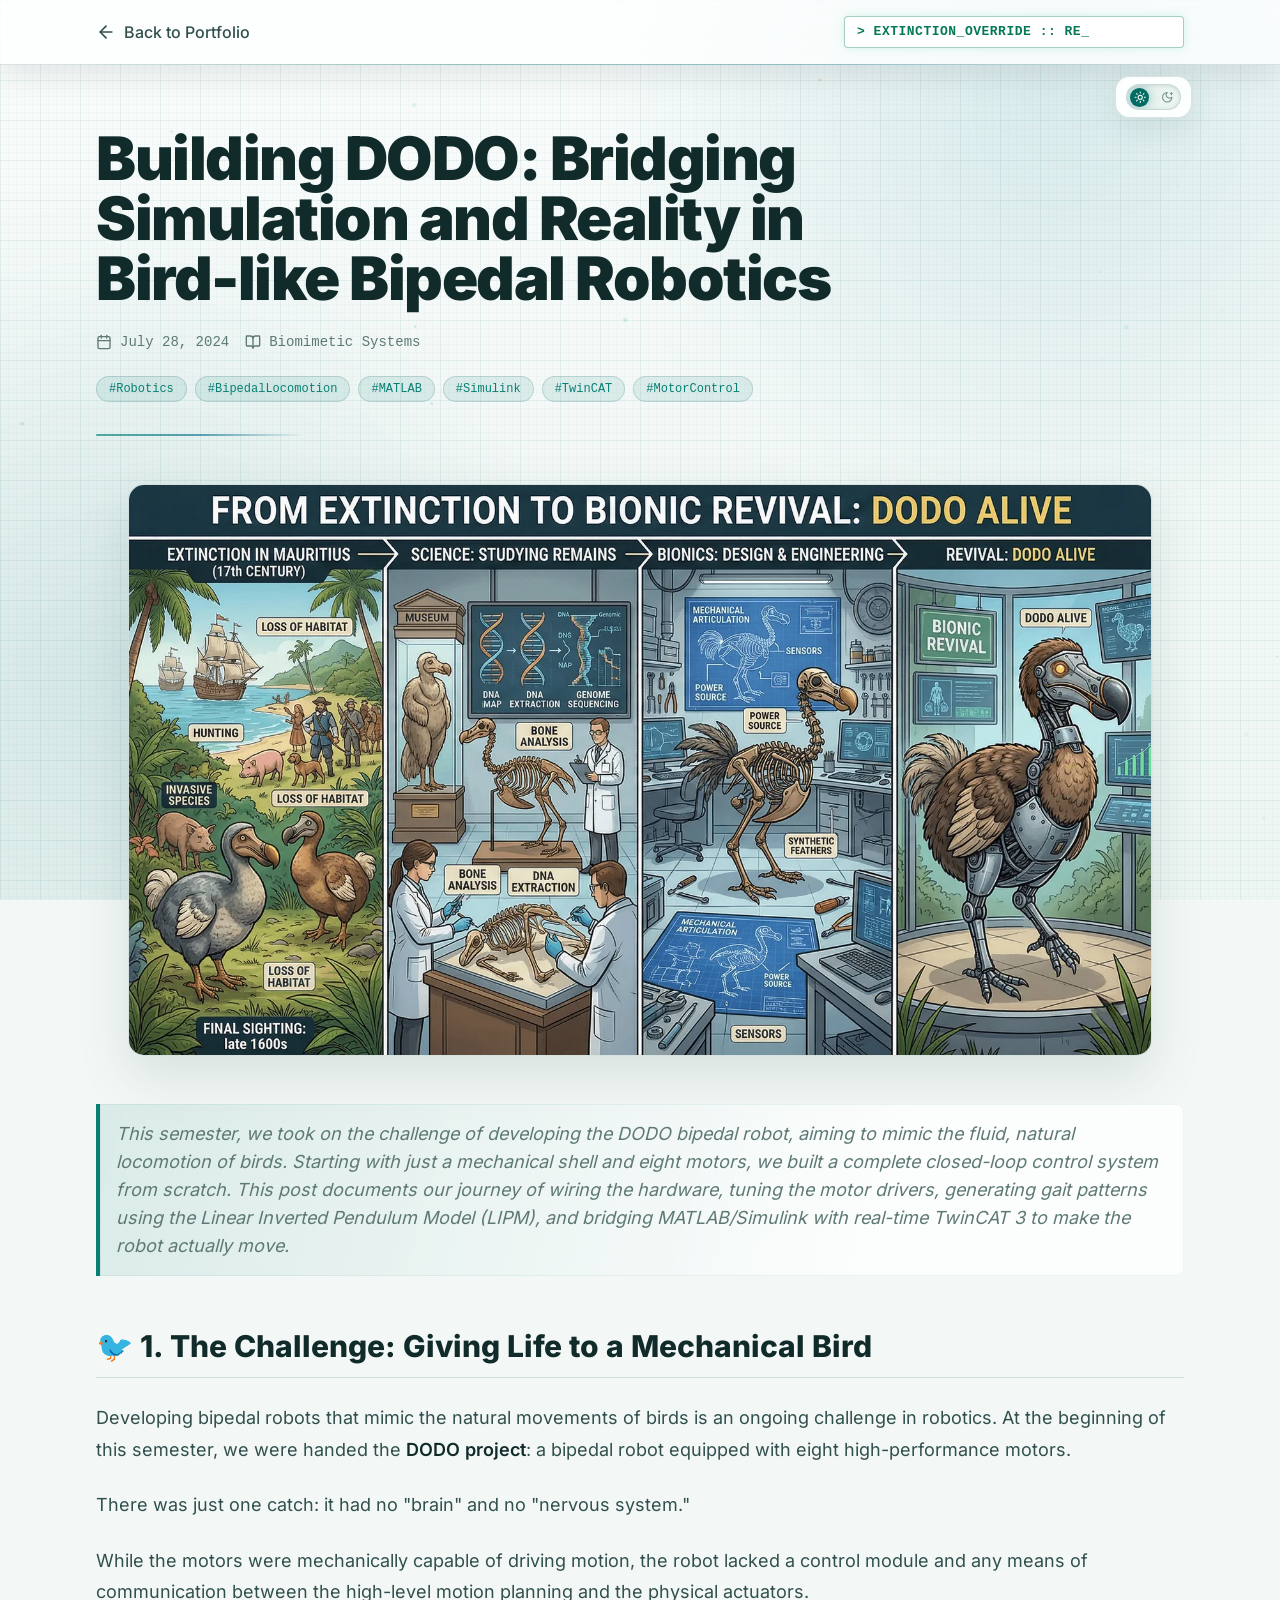
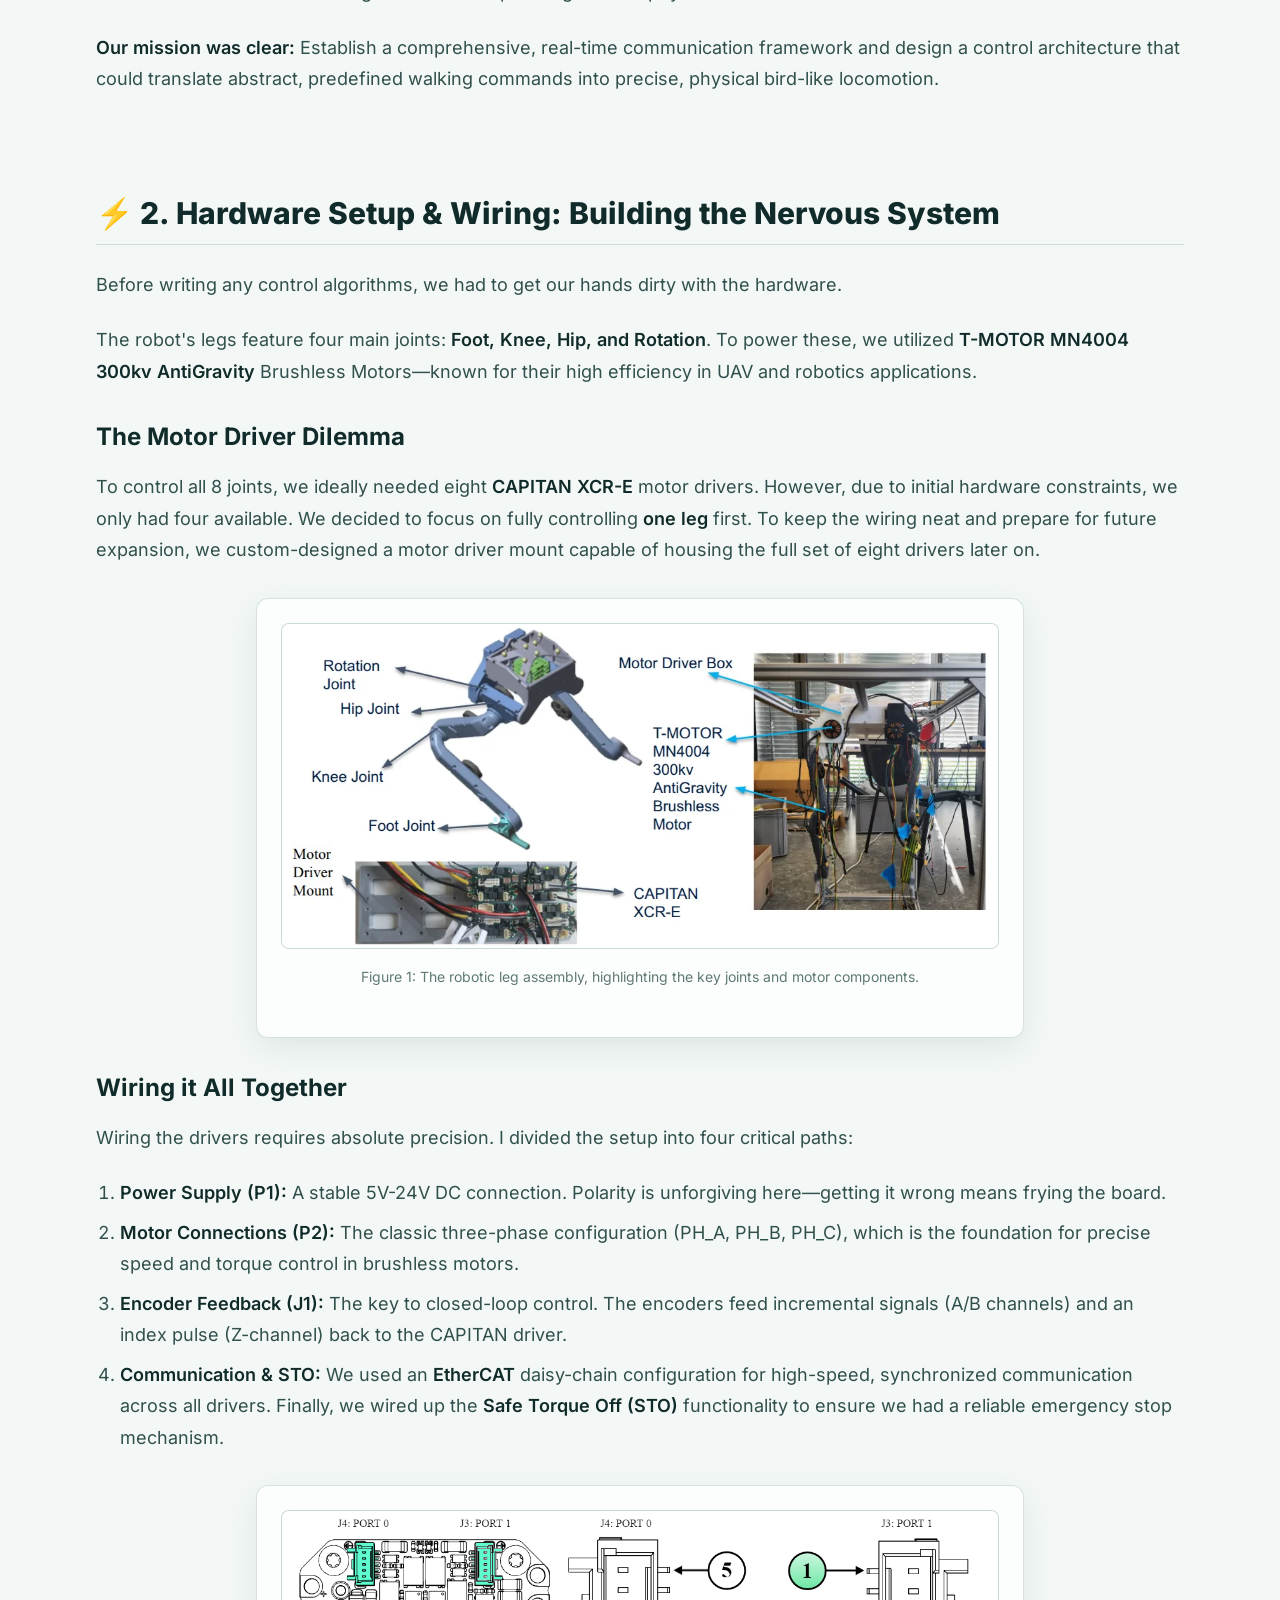
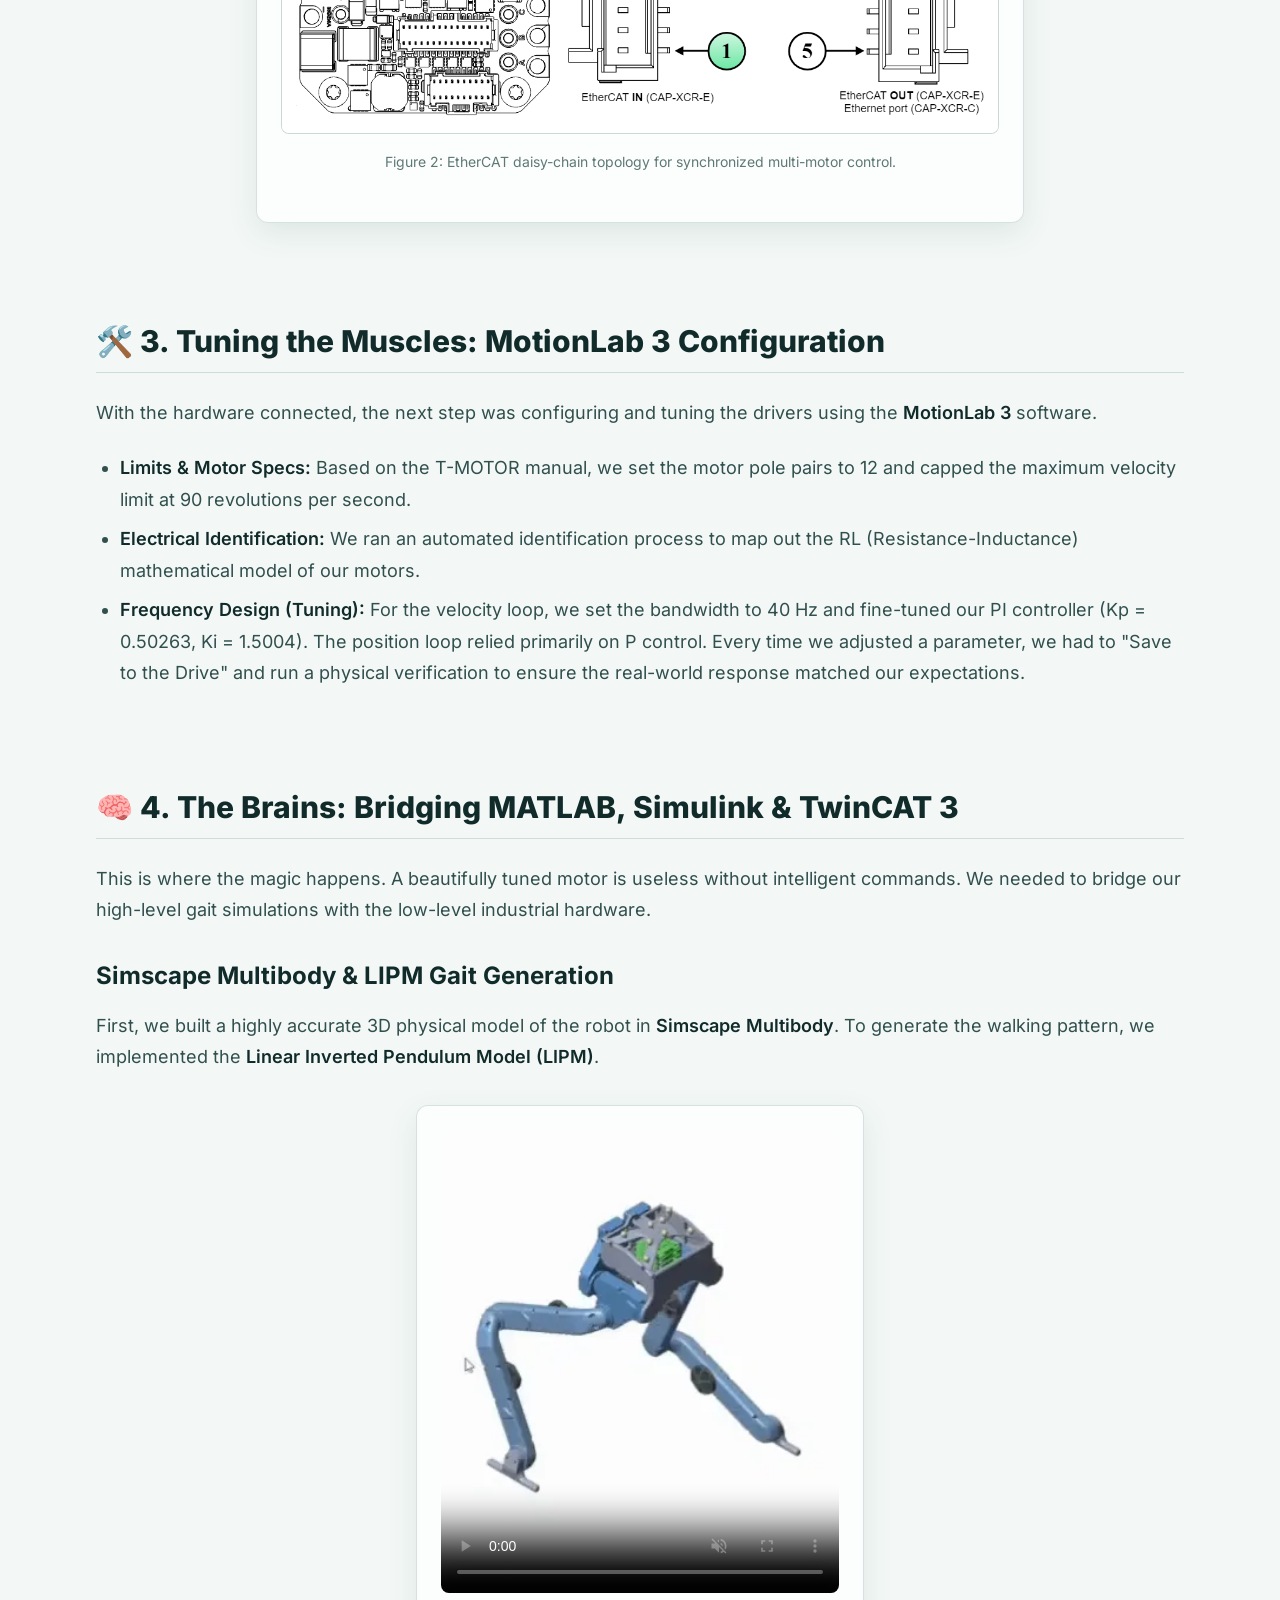
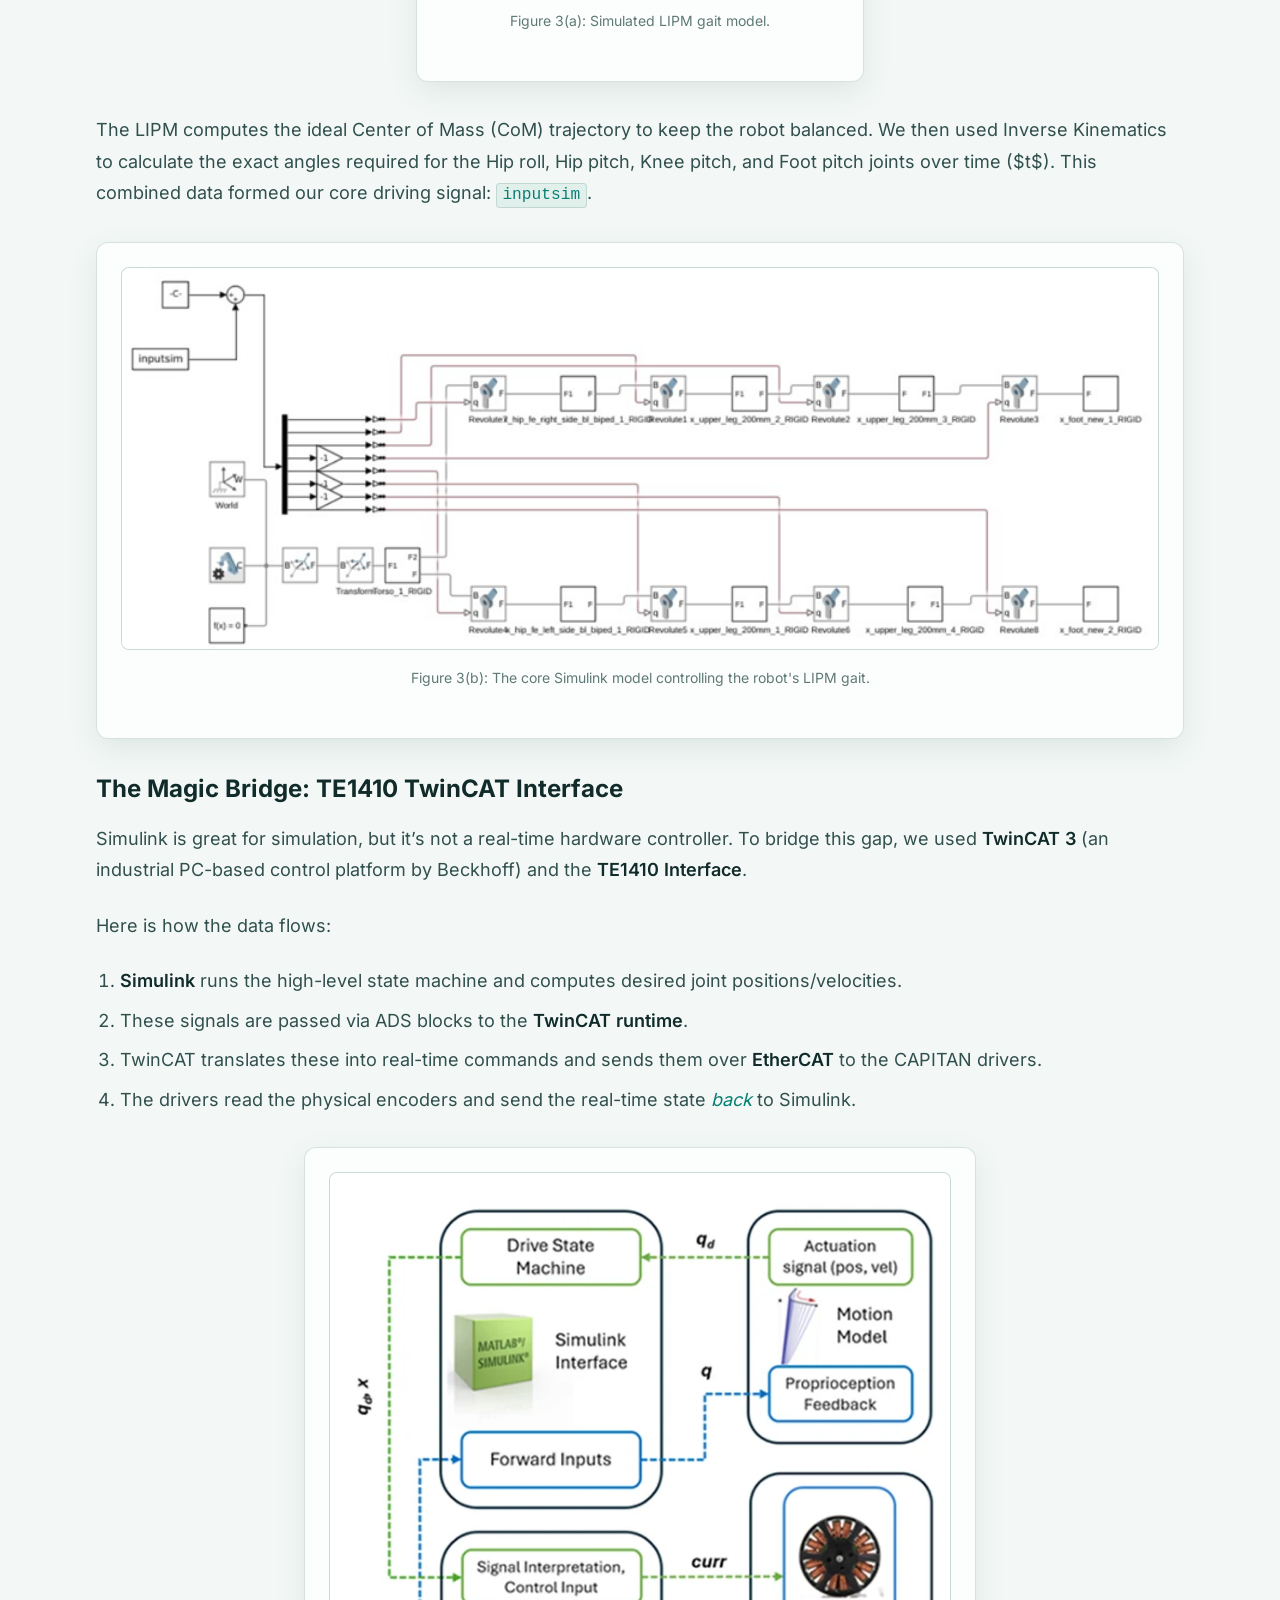
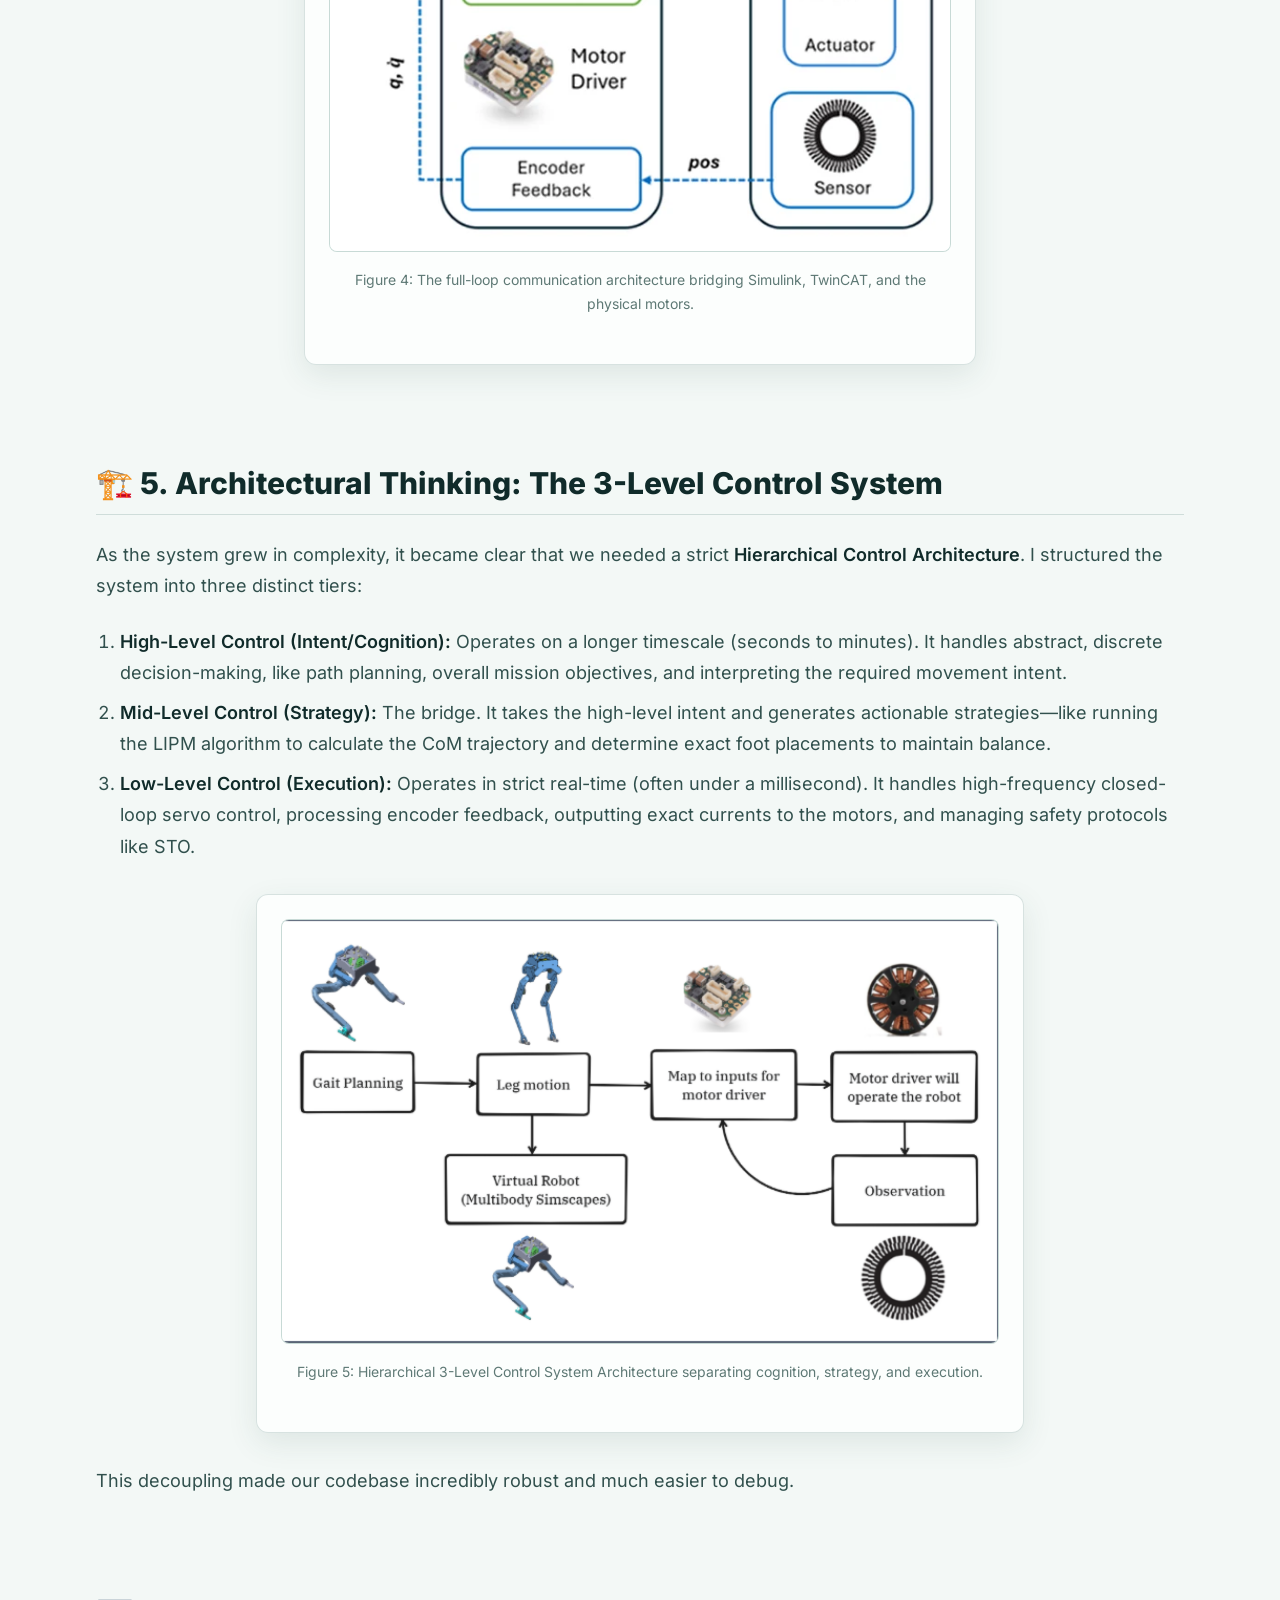
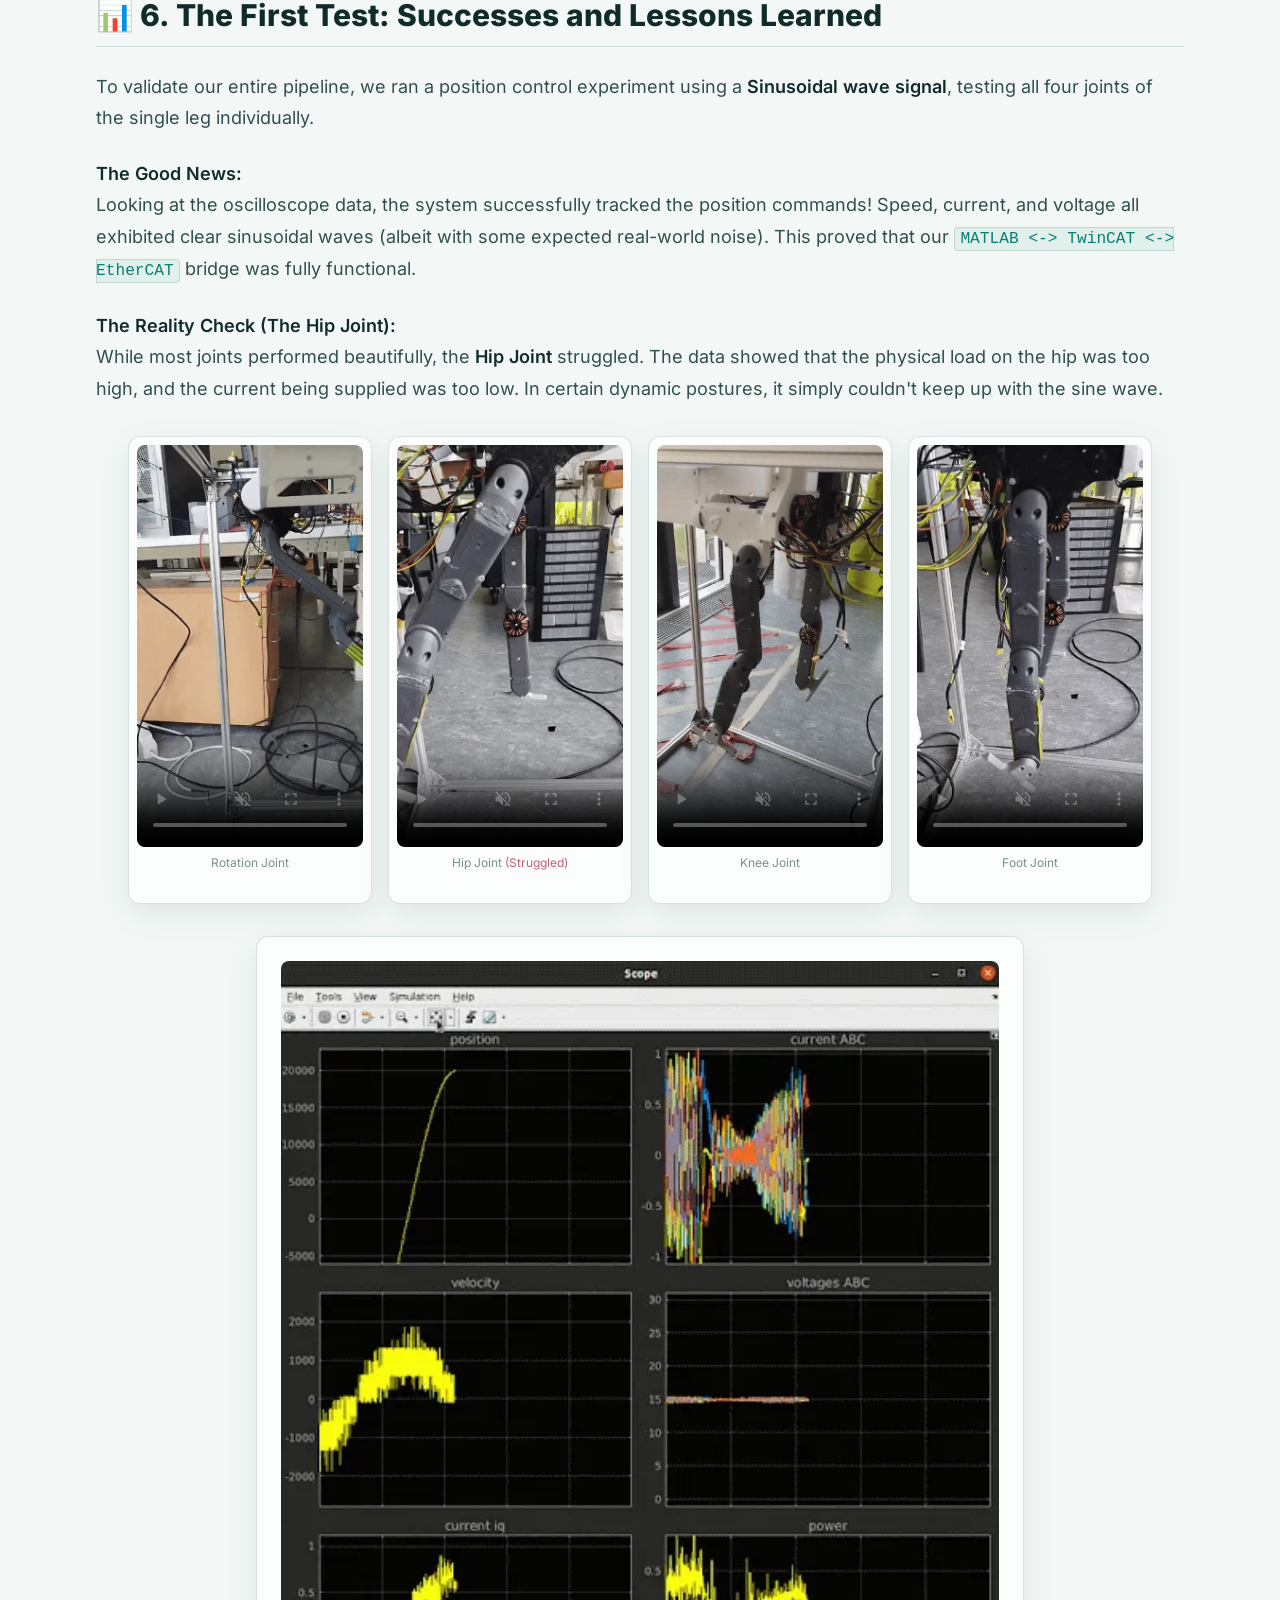
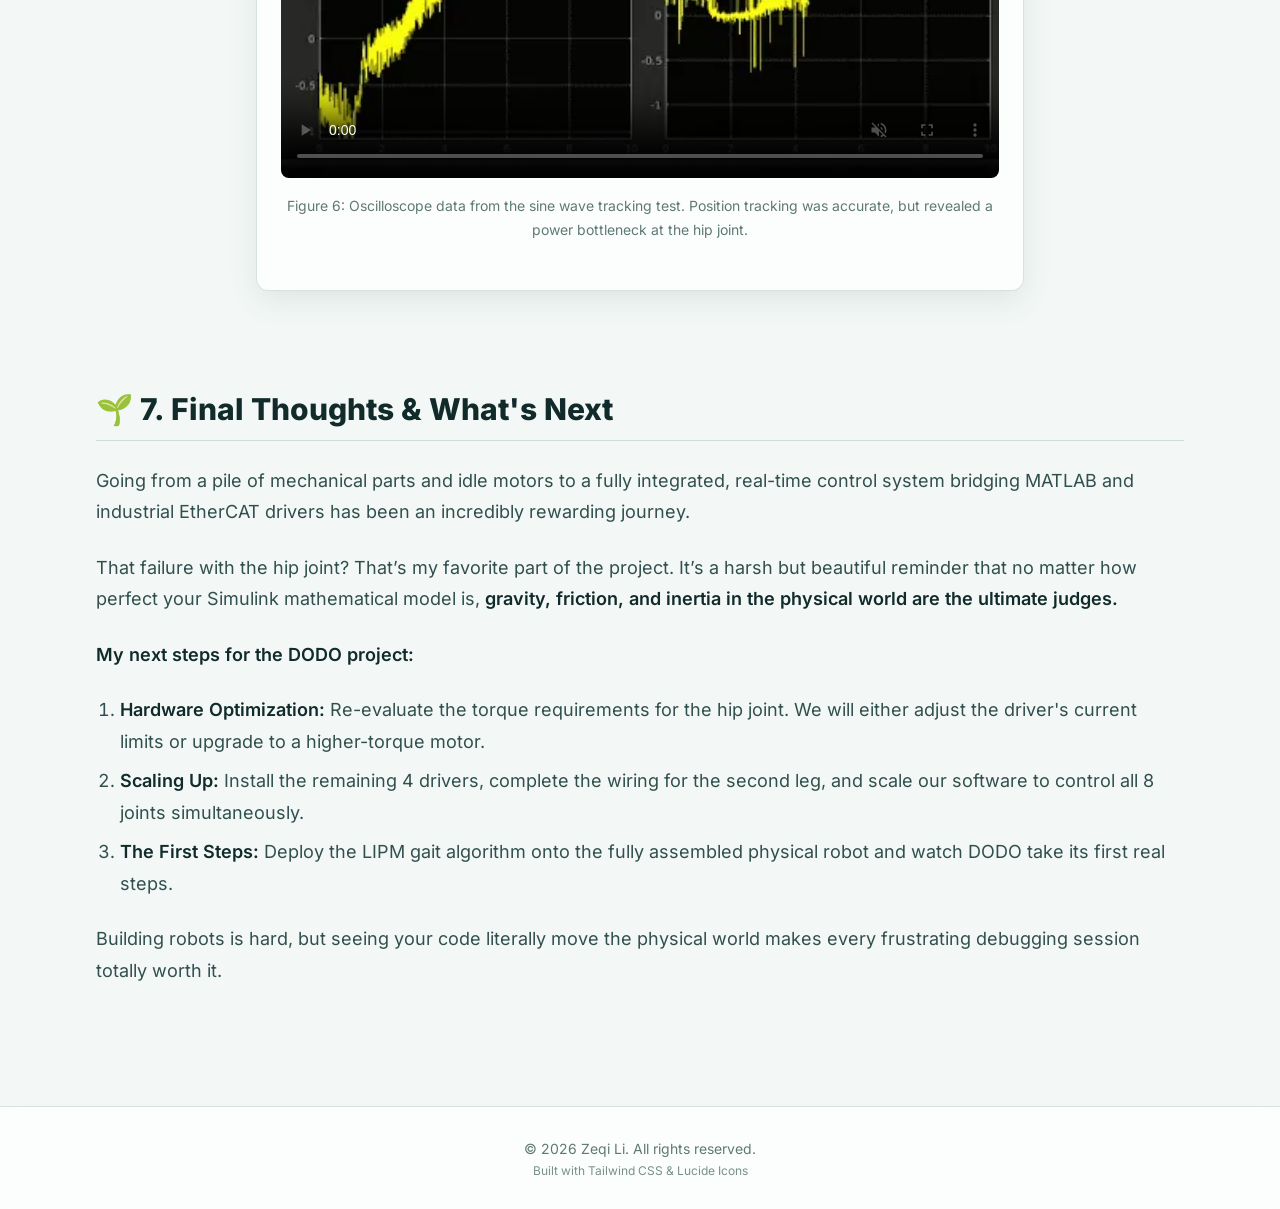
<file: assets/blog/dodo/page/blog-dodo.html>
<!DOCTYPE html>
<html lang="en" class="scroll-smooth">

<head>
    <meta charset="UTF-8">
    <meta name="viewport" content="width=device-width, initial-scale=1.0">
    <meta name="theme-color" content="#f4f9f7">
    <title>Building DODO: Bridging Simulation and Reality in Bird-like Bipedal Robotics | Zeqi Li</title>
    <meta name="description" content="Developing a bipedal robot from scratch: wiring hardware, tuning motors, and bridging MATLAB/Simulink with real-time TwinCAT 3.">
    <meta name="author" content="Zeqi Li">
    <link rel="canonical" href="https://drapandiger.github.io/Blog/assets/blog/dodo/page/blog-dodo.html">
    <meta property="og:type" content="article">
    <meta property="og:site_name" content="Zeqi Li">
    <meta property="og:title" content="Building DODO: Bridging Simulation and Reality in Bird-like Bipedal Robotics">
    <meta property="og:description" content="Developing a bipedal robot from scratch: wiring hardware, tuning motors, and bridging MATLAB/Simulink with real-time TwinCAT 3.">
    <meta property="og:url" content="https://drapandiger.github.io/Blog/assets/blog/dodo/page/blog-dodo.html">
    <meta property="og:image" content="https://drapandiger.github.io/Blog/assets/blog/dodo/images/dodocover-og.jpg">
    <meta property="article:published_time" content="2024-07-28">
    <meta property="article:author" content="https://drapandiger.github.io/Blog/">
    <meta name="twitter:card" content="summary_large_image">
    <meta name="twitter:title" content="Building DODO: Bridging Simulation and Reality in Bird-like Bipedal Robotics">
    <meta name="twitter:description" content="Developing a bipedal robot from scratch: wiring hardware, tuning motors, and bridging MATLAB/Simulink with real-time TwinCAT 3.">
    <meta name="twitter:image" content="https://drapandiger.github.io/Blog/assets/blog/dodo/images/dodocover-og.jpg">
    <script type="application/ld+json">
{
    "@context": "https://schema.org",
    "@type": "BlogPosting",
    "headline": "Building DODO: Bridging Simulation and Reality in Bird-like Bipedal Robotics",
    "description": "Developing a bipedal robot from scratch: wiring hardware, tuning motors, and bridging MATLAB/Simulink with real-time TwinCAT 3.",
    "datePublished": "2024-07-28",
    "inLanguage": "en",
    "url": "https://drapandiger.github.io/Blog/assets/blog/dodo/page/blog-dodo.html",
    "mainEntityOfPage": "https://drapandiger.github.io/Blog/assets/blog/dodo/page/blog-dodo.html",
    "image": "https://drapandiger.github.io/Blog/assets/blog/dodo/images/dodocover-og.jpg",
    "keywords": [
        "Bipedal locomotion",
        "Simulink",
        "TwinCAT",
        "EtherCAT",
        "Motor control"
    ],
    "author": {
        "@type": "Person",
        "name": "Zeqi Li",
        "url": "https://drapandiger.github.io/Blog/"
    }
}
    </script>

    <!-- Favicon -->
    <link rel="apple-touch-icon" sizes="180x180" href="../../../../favicon_io/apple-touch-icon.png">
    <link rel="icon" type="image/png" sizes="32x32" href="../../../../favicon_io/favicon-32x32.png">
    <link rel="icon" type="image/png" sizes="16x16" href="../../../../favicon_io/favicon-16x16.png">
    <link rel="manifest" href="../../../../favicon_io/site.webmanifest">

    <script>
        document.documentElement.classList.add('js-enabled');
        (() => {
            let savedTheme = null;
            try { savedTheme = localStorage.getItem('preferredTheme'); } catch (error) { /* Optional storage. */ }
            const systemTheme = window.matchMedia('(prefers-color-scheme: dark)').matches ? 'dark' : 'light';
            const theme = savedTheme === 'light' || savedTheme === 'dark' ? savedTheme : systemTheme;
            document.documentElement.dataset.theme = theme;
            document.documentElement.style.colorScheme = theme;
            document.querySelector('meta[name="theme-color"]').setAttribute(
                'content', theme === 'dark' ? '#050713' : '#f4f9f7'
            );
        })();
        window.createLucideIcons = function () {
            if (window.lucide && typeof window.lucide.createIcons === 'function') {
                window.lucide.createIcons();
            } else {
                window.__lucidePending = true;
            }
        };
    </script>
    <!-- Inter: self-hosted (@font-face in site.css) -->
    <link rel="preload" href="../../../../assets/fonts/inter/inter-latin.woff2" as="font" type="font/woff2" crossorigin>
    <link rel="stylesheet" href="../../../../assets/css/site.css">

    <!-- Lucide Icons: site subset (tools/build-lucide-subset.mjs), non-blocking -->
    <script src="../../../../assets/js/lucide-subset.js" defer
        onerror="document.documentElement.classList.add('lucide-unavailable')"></script>
    <style>
        body {
            font-family: 'Inter', sans-serif;
            background-color: #0f172a;
            color: #f8fafc;
        }

        /* Custom styles for article content */
        .article-content h2 {
            font-size: 1.875rem;
            font-weight: 800;
            color: #fff;
            margin-top: 3rem;
            margin-bottom: 1.5rem;
            padding-bottom: 0.5rem;
            border-bottom: 1px solid #1e293b;
        }

        .article-content h3 {
            font-size: 1.5rem;
            font-weight: 700;
            color: #e2e8f0;
            margin-top: 2rem;
            margin-bottom: 1rem;
        }

        .article-content p {
            font-size: 1.125rem;
            line-height: 1.75;
            color: #cbd5e1;
            margin-bottom: 1.5rem;
        }

        .article-content ul,
        .article-content ol {
            font-size: 1.125rem;
            line-height: 1.75;
            color: #cbd5e1;
            margin-bottom: 1.5rem;
            padding-left: 1.5rem;
        }

        .article-content li {
            margin-bottom: 0.5rem;
        }

        .article-content ul {
            list-style-type: disc;
        }

        .article-content ol {
            list-style-type: decimal;
        }

        .article-content strong {
            color: #f8fafc;
            font-weight: 600;
        }

        .article-content em {
            font-style: italic;
        }

        .article-content code {
            background-color: #1e293b;
            color: #a78bfa;
            padding: 0.2rem 0.4rem;
            border-radius: 0.25rem;
            font-family: 'ui-monospace', monospace;
            font-size: 0.9em;
        }

        .article-content blockquote {
            border-left: 4px solid #8b5cf6;
            padding-left: 1rem;
            margin-left: 0;
            margin-right: 0;
            font-style: italic;
            color: #a1a1aa;
            background-color: rgba(139, 92, 246, 0.05);
            padding: 1rem;
            border-radius: 0 0.5rem 0.5rem 0;
            margin-bottom: 1.5rem;
        }

        .article-content hr {
            border-color: #1e293b;
            margin: 3rem 0;
        }

        /* ====== DODO Terminal Animation ====== */
        .dodo-terminal-wrapper {
            font-family: 'ui-monospace', 'SFMono-Regular', 'Menlo', 'Monaco', 'Consolas', monospace;
            font-size: 13px;
            font-weight: bold;
            color: #34d399;
            /* Tailwind emerald-400 */
            background-color: rgba(15, 23, 42, 0.85);
            /* Tailwind slate-900 approx */
            padding: 4px 12px;
            border-radius: 4px;
            border: 1px solid rgba(52, 211, 153, 0.3);
            box-shadow: 0 0 10px rgba(52, 211, 153, 0.2);
            display: inline-flex;
            align-items: center;
            justify-content: flex-start;
            white-space: pre;
            letter-spacing: 0.5px;
            cursor: pointer;
            user-select: none;
            height: 32px;
            width: 340px;
            /* Fixed width prevents the box from shrinking and pushing text right-to-left when centered in flex */
        }

        .cursor {
            display: inline-block;
            width: 8px;
            animation: blink 1s step-end infinite;
            color: #34d399;
        }

        @keyframes blink {

            0%,
            100% {
                opacity: 1;
            }

            50% {
                opacity: 0;
            }
        }
    </style>
    <link rel="stylesheet" href="../../../../assets/css/blog-theme.css">
    <script defer src="../../../../assets/js/blog-theme.js"></script>
    <script defer src="../../../../assets/js/blog-ambient.js"></script>
</head>

<body class="blog-page antialiased selection:bg-primary-500/30">
    <!-- Navbar -->
    <nav
        class="fixed w-full z-50 bg-slate-900/80 backdrop-blur-md border-b border-slate-800 transition-all duration-300">
        <div class="max-w-6xl mx-auto px-6 lg:px-8">
            <div class="flex items-center justify-between h-16">
                <!-- Logo / Back button -->
                <a href="../../../../index.html#blog"
                    class="flex items-center text-slate-300 hover:text-white transition-colors group">
                    <i data-lucide="arrow-left"
                        class="w-5 h-5 mr-2 group-hover:-translate-x-1 transition-transform"></i>
                    <span class="font-medium">Back to Portfolio</span>
                </a>
                <div class="hidden md:block">
                    <div class="dodo-terminal-wrapper" onclick="if(window.bootSequence) window.bootSequence()"
                        title="Click to reboot">
                        <span id="dodo-text"></span><span class="cursor">_</span>
                    </div>
                </div>
            </div>
        </div>
    </nav>

    <button type="button" class="blog-theme-toggle" data-theme-toggle aria-pressed="false"
        aria-label="Switch to dark cosmic theme" title="Switch to dark cosmic theme">
        <span class="theme-toggle-track" aria-hidden="true">
            <i data-lucide="sun" class="theme-toggle-icon theme-toggle-icon-sun"></i>
            <i data-lucide="moon-star" class="theme-toggle-icon theme-toggle-icon-moon"></i>
            <span class="theme-toggle-thumb"></span>
        </span>
        <span class="theme-toggle-label">LAB MODE</span>
    </button>

    <!-- Main Content -->
    <main class="pt-32 pb-24">
        <article class="max-w-6xl mx-auto px-6 lg:px-8">
            <!-- Header -->
            <header class="mb-12">
                <h1 class="text-4xl md:text-5xl lg:text-6xl font-black text-white mb-6 leading-tight tracking-tight">
                    Building DODO: Bridging Simulation and Reality in Bird-like Bipedal Robotics
                </h1>

                <div class="flex flex-wrap items-center gap-4 text-slate-400 font-mono text-sm mb-6">
                    <div class="flex items-center">
                        <i data-lucide="calendar" class="w-4 h-4 mr-2"></i>
                        <time datetime="2024-07-28">July 28, 2024</time>
                    </div>
                    <div class="flex items-center">
                        <i data-lucide="book-open" class="w-4 h-4 mr-2"></i>
                        <span>Biomimetic Systems</span>
                    </div>
                </div>

                <div class="flex flex-wrap gap-2 mb-8">
                    <span
                        class="text-xs font-mono bg-slate-800 border border-slate-700 text-primary-400 px-3 py-1 rounded-full">#Robotics</span>
                    <span
                        class="text-xs font-mono bg-slate-800 border border-slate-700 text-primary-400 px-3 py-1 rounded-full">#BipedalLocomotion</span>
                    <span
                        class="text-xs font-mono bg-slate-800 border border-slate-700 text-primary-400 px-3 py-1 rounded-full">#MATLAB</span>
                    <span
                        class="text-xs font-mono bg-slate-800 border border-slate-700 text-primary-400 px-3 py-1 rounded-full">#Simulink</span>
                    <span
                        class="text-xs font-mono bg-slate-800 border border-slate-700 text-primary-400 px-3 py-1 rounded-full">#TwinCAT</span>
                    <span
                        class="text-xs font-mono bg-slate-800 border border-slate-700 text-primary-400 px-3 py-1 rounded-full">#MotorControl</span>
                </div>
            </header>

            <!-- Hero Image Placeholder -->
            <div class="rounded-2xl overflow-hidden mb-12 border border-slate-800 shadow-2xl max-w-5xl mx-auto">
                <img width="1600" height="893" fetchpriority="high" decoding="async" src="../images/dodocover.webp" alt="DODO Robot Project Cover" class="w-full h-auto object-cover">
            </div>

            <!-- Content Body -->
            <div class="article-content">
                <blockquote class="text-lg">
                    This semester, we took on the challenge of developing the DODO bipedal
                    robot, aiming to mimic the fluid, natural locomotion of birds. Starting with just a mechanical shell
                    and eight motors, we built a complete closed-loop control system from scratch. This post documents
                    our journey of wiring the hardware, tuning the motor drivers, generating gait patterns using the
                    Linear Inverted Pendulum Model (LIPM), and bridging MATLAB/Simulink with real-time TwinCAT 3 to make
                    the robot actually move.
                </blockquote>

                <h2>🐦 1. The Challenge: Giving Life to a Mechanical Bird</h2>
                <p>Developing bipedal robots that mimic the natural movements of birds is an ongoing challenge in
                    robotics. At the beginning of this semester, we were handed the <strong>DODO project</strong>: a
                    bipedal robot equipped with eight high-performance motors.</p>
                <p>There was just one catch: it had no "brain" and no "nervous system."</p>
                <p>While the motors were mechanically capable of driving motion, the robot lacked a control module and
                    any means of communication between the high-level motion planning and the physical actuators.</p>
                <p><strong>Our mission was clear:</strong> Establish a comprehensive, real-time communication framework
                    and design a control architecture that could translate abstract, predefined walking commands into
                    precise, physical bird-like locomotion.</p>

                <hr>

                <h2>⚡ 2. Hardware Setup & Wiring: Building the Nervous System</h2>
                <p>Before writing any control algorithms, we had to get our hands dirty with the hardware.</p>
                <p>The robot's legs feature four main joints: <strong>Foot, Knee, Hip, and Rotation</strong>. To power
                    these, we utilized <strong>T-MOTOR MN4004 300kv AntiGravity</strong> Brushless Motors—known for
                    their high efficiency in UAV and robotics applications.</p>

                <h3>The Motor Driver Dilemma</h3>
                <p>To control all 8 joints, we ideally needed eight <strong>CAPITAN XCR-E</strong> motor drivers.
                    However, due to initial hardware constraints, we only had four available. We decided to focus on
                    fully controlling <strong>one leg</strong> first. To keep the wiring neat and prepare for future
                    expansion, we custom-designed a motor driver mount capable of housing the full set of eight drivers
                    later on.</p>

                <div
                    class="my-8 rounded-xl overflow-hidden border border-slate-800 shadow-lg bg-slate-900/50 p-6 text-center max-w-3xl mx-auto">
                    <img width="1021" height="462" loading="lazy" decoding="async" src="../images/robotic_leg_assembly.webp" alt="Robotic leg assembly"
                        class="w-full h-auto object-cover rounded-lg mb-4">
                    <p class="text-sm text-slate-400">Figure 1: The robotic leg assembly, highlighting the key joints
                        and motor components.</p>
                </div>

                <h3>Wiring it All Together</h3>
                <p>Wiring the drivers requires absolute precision. I divided the setup into four critical paths:</p>
                <ol>
                    <li><strong>Power Supply (P1):</strong> A stable 5V-24V DC connection. Polarity is unforgiving
                        here—getting it wrong means frying the board.</li>
                    <li><strong>Motor Connections (P2):</strong> The classic three-phase configuration (PH_A, PH_B,
                        PH_C), which is the foundation for precise speed and torque control in brushless motors.</li>
                    <li><strong>Encoder Feedback (J1):</strong> The key to closed-loop control. The encoders feed
                        incremental signals (A/B channels) and an index pulse (Z-channel) back to the CAPITAN driver.
                    </li>
                    <li><strong>Communication & STO:</strong> We used an <strong>EtherCAT</strong> daisy-chain
                        configuration for high-speed, synchronized communication across all drivers. Finally, we wired
                        up the <strong>Safe Torque Off (STO)</strong> functionality to ensure we had a reliable
                        emergency stop mechanism.</li>
                </ol>

                <div
                    class="my-8 rounded-xl overflow-hidden border border-slate-800 shadow-lg bg-slate-900/50 p-6 text-center max-w-3xl mx-auto">
                    <img width="1172" height="362" loading="lazy" decoding="async" src="../images/enetwiring.png" alt="EtherCAT wiring diagram"
                        class="w-full h-auto object-cover rounded-lg mb-4">
                    <p class="text-sm text-slate-400">Figure 2: EtherCAT daisy-chain topology for synchronized
                        multi-motor control.</p>
                </div>

                <hr>

                <h2>🛠️ 3. Tuning the Muscles: MotionLab 3 Configuration</h2>
                <p>With the hardware connected, the next step was configuring and tuning the drivers using the
                    <strong>MotionLab 3</strong> software.
                </p>
                <ul>
                    <li><strong>Limits & Motor Specs:</strong> Based on the T-MOTOR manual, we set the motor pole pairs
                        to 12 and capped the maximum velocity limit at 90 revolutions per second.</li>
                    <li><strong>Electrical Identification:</strong> We ran an automated identification process to map
                        out the RL (Resistance-Inductance) mathematical model of our motors.</li>
                    <li><strong>Frequency Design (Tuning):</strong> For the velocity loop, we set the bandwidth to 40 Hz
                        and fine-tuned our PI controller (Kp = 0.50263, Ki = 1.5004). The position loop relied primarily
                        on P control. Every time we adjusted a parameter, we had to "Save to the Drive" and run a
                        physical verification to ensure the real-world response matched our expectations.</li>
                </ul>

                <hr>

                <h2>🧠 4. The Brains: Bridging MATLAB, Simulink & TwinCAT 3</h2>
                <p>This is where the magic happens. A beautifully tuned motor is useless without intelligent commands.
                    We needed to bridge our high-level gait simulations with the low-level industrial hardware.</p>

                <h3>Simscape Multibody & LIPM Gait Generation</h3>
                <p>First, we built a highly accurate 3D physical model of the robot in <strong>Simscape
                        Multibody</strong>. To generate the walking pattern, we implemented the <strong>Linear Inverted
                        Pendulum Model (LIPM)</strong>.</p>
                <div
                    class="my-8 rounded-xl overflow-hidden border border-slate-800 shadow-lg bg-slate-900/50 p-6 text-center max-w-md mx-auto flex flex-col justify-between">
                    <video class="block w-full h-auto object-cover rounded-lg mb-4" width="338" height="394" muted loop playsinline preload="none"
                        poster="../images/model-poster.webp" data-autoplay-visible aria-label="LIPM Gait Model">
                        <source src="../images/model.mp4" type="video/mp4">
                    </video>
                    <p class="text-sm text-slate-400">Figure 3(a): Simulated LIPM gait model.</p>
                </div>

                <p>The LIPM computes the ideal Center of Mass (CoM) trajectory to keep the robot balanced. We then used
                    Inverse Kinematics to calculate the exact angles required for the Hip roll, Hip pitch, Knee pitch,
                    and Foot pitch joints over time ($t$). This combined data formed our core driving signal:
                    <code>inputsim</code>.
                </p>

                <div
                    class="my-8 rounded-xl overflow-hidden border border-slate-800 shadow-lg bg-slate-900/50 p-6 text-center w-full mx-auto flex flex-col justify-between">
                    <img width="865" height="318" loading="lazy" decoding="async" src="../images/simulink.png" alt="Simulink model"
                        class="w-full h-auto object-cover rounded-lg mb-4">
                    <p class="text-sm text-slate-400">Figure 3(b): The core Simulink model controlling the robot's
                        LIPM gait.</p>
                </div>

                <h3>The Magic Bridge: TE1410 TwinCAT Interface</h3>
                <p>Simulink is great for simulation, but it’s not a real-time hardware controller. To bridge this gap,
                    we used <strong>TwinCAT 3</strong> (an industrial PC-based control platform by Beckhoff) and the
                    <strong>TE1410 Interface</strong>.
                </p>
                <p>Here is how the data flows:</p>
                <ol>
                    <li><strong>Simulink</strong> runs the high-level state machine and computes desired joint
                        positions/velocities.</li>
                    <li>These signals are passed via ADS blocks to the <strong>TwinCAT runtime</strong>.</li>
                    <li>TwinCAT translates these into real-time commands and sends them over <strong>EtherCAT</strong>
                        to the CAPITAN drivers.</li>
                    <li>The drivers read the physical encoders and send the real-time state <em>back</em> to Simulink.
                    </li>
                </ol>

                <div
                    class="my-8 rounded-xl overflow-hidden border border-slate-800 shadow-lg bg-slate-900/50 p-6 text-center max-w-2xl mx-auto">
                    <img width="666" height="728" loading="lazy" decoding="async" src="../images/twincat3.webp" alt="Structure integrating Simulink interface"
                        class="w-full h-auto object-cover rounded-lg mb-4">
                    <p class="text-sm text-slate-400">Figure 4: The full-loop communication architecture bridging
                        Simulink, TwinCAT, and the physical motors.</p>
                </div>

                <hr>

                <h2>🏗️ 5. Architectural Thinking: The 3-Level Control System</h2>
                <p>As the system grew in complexity, it became clear that we needed a strict <strong>Hierarchical
                        Control Architecture</strong>. I structured the system into three distinct tiers:</p>
                <ol>
                    <li><strong>High-Level Control (Intent/Cognition):</strong> Operates on a longer timescale (seconds
                        to minutes). It handles abstract, discrete decision-making, like path planning, overall mission
                        objectives, and interpreting the required movement intent.</li>
                    <li><strong>Mid-Level Control (Strategy):</strong> The bridge. It takes the high-level intent and
                        generates actionable strategies—like running the LIPM algorithm to calculate the CoM trajectory
                        and determine exact foot placements to maintain balance.</li>
                    <li><strong>Low-Level Control (Execution):</strong> Operates in strict real-time (often under a
                        millisecond). It handles high-frequency closed-loop servo control, processing encoder feedback,
                        outputting exact currents to the motors, and managing safety protocols like STO.</li>
                </ol>
                <div
                    class="my-8 rounded-xl overflow-hidden border border-slate-800 shadow-lg bg-slate-900/50 p-6 text-center max-w-3xl mx-auto">
                    <img width="682" height="403" loading="lazy" decoding="async" src="../images/high.png" alt="3-Level Control System Architecture"
                        class="w-full h-auto object-cover rounded-lg mb-4">
                    <p class="text-sm text-slate-400">Figure 5: Hierarchical 3-Level Control System Architecture
                        separating cognition, strategy, and execution.</p>
                </div>
                <p>This decoupling made our codebase incredibly robust and much easier to debug.</p>

                <hr>

                <h2>📊 6. The First Test: Successes and Lessons Learned</h2>
                <p>To validate our entire pipeline, we ran a position control experiment using a <strong>Sinusoidal wave
                        signal</strong>, testing all four joints of the single leg individually.</p>
                <p><strong>The Good News:</strong><br>Looking at the oscilloscope data, the system successfully tracked
                    the position commands! Speed, current, and voltage all exhibited clear sinusoidal waves (albeit with
                    some expected real-world noise). This proved that our
                    <code>MATLAB &lt;-&gt; TwinCAT &lt;-&gt; EtherCAT</code> bridge was fully functional.
                </p>
                <p><strong>The Reality Check (The Hip Joint):</strong><br>While most joints performed beautifully, the
                    <strong>Hip Joint</strong> struggled. The data showed that the physical load on the hip was too
                    high, and the current being supplied was too low. In certain dynamic postures, it simply couldn't
                    keep up with the sine wave.
                </p>

                <div class="grid grid-cols-2 md:grid-cols-4 gap-4 my-8 max-w-5xl mx-auto">
                    <div
                        class="rounded-xl overflow-hidden border border-slate-800 shadow-lg bg-slate-900/50 p-2 text-center">
                        <video class="block w-full h-auto object-cover rounded-lg mb-2" width="478" height="850" muted loop playsinline preload="none"
                        poster="../images/rotation-poster.webp" data-autoplay-visible aria-label="Rotation joint test">
                        <source src="../images/rotation.mp4" type="video/mp4">
                    </video>
                        <p class="text-xs text-slate-400">Rotation Joint</p>
                    </div>
                    <div
                        class="rounded-xl overflow-hidden border border-slate-800 shadow-lg bg-slate-900/50 p-2 text-center">
                        <video class="block w-full h-auto object-cover rounded-lg mb-2" width="478" height="850" muted loop playsinline preload="none"
                        poster="../images/hip-poster.webp" data-autoplay-visible aria-label="Hip joint test">
                        <source src="../images/hip.mp4" type="video/mp4">
                    </video>
                        <p class="text-xs text-slate-400">Hip Joint <span
                                class="text-rose-400 opacity-80">(Struggled)</span></p>
                    </div>
                    <div
                        class="rounded-xl overflow-hidden border border-slate-800 shadow-lg bg-slate-900/50 p-2 text-center">
                        <video class="block w-full h-auto object-cover rounded-lg mb-2" width="478" height="850" muted loop playsinline preload="none"
                        poster="../images/knee-poster.webp" data-autoplay-visible aria-label="Knee joint test">
                        <source src="../images/knee.mp4" type="video/mp4">
                    </video>
                        <p class="text-xs text-slate-400">Knee Joint</p>
                    </div>
                    <div
                        class="rounded-xl overflow-hidden border border-slate-800 shadow-lg bg-slate-900/50 p-2 text-center">
                        <video class="block w-full h-auto object-cover rounded-lg mb-2" width="478" height="850" muted loop playsinline preload="none"
                        poster="../images/foot-poster.webp" data-autoplay-visible aria-label="Foot joint test">
                        <source src="../images/foot.mp4" type="video/mp4">
                    </video>
                        <p class="text-xs text-slate-400">Foot Joint</p>
                    </div>
                </div>

                <div
                    class="my-8 rounded-xl overflow-hidden border border-slate-800 shadow-lg bg-slate-900/50 p-6 text-center max-w-3xl mx-auto">
                    <video class="block w-full h-auto object-cover rounded-lg mb-4" width="450" height="512" muted loop playsinline preload="none"
                        poster="../images/wave-poster.webp" data-autoplay-visible aria-label="Sinusoidal signal oscilloscope data">
                        <source src="../images/wave.mp4" type="video/mp4">
                    </video>
                    <p class="text-sm text-slate-400">Figure 6: Oscilloscope data from the sine wave tracking test.
                        Position tracking was accurate, but revealed a power bottleneck at the hip joint.</p>
                </div>

                <hr>

                <h2>🌱 7. Final Thoughts & What's Next</h2>
                <p>Going from a pile of mechanical parts and idle motors to a fully integrated, real-time control system
                    bridging MATLAB and industrial EtherCAT drivers has been an incredibly rewarding journey.</p>
                <p>That failure with the hip joint? That’s my favorite part of the project. It’s a harsh but beautiful
                    reminder that no matter how perfect your Simulink mathematical model is, <strong>gravity, friction,
                        and inertia in the physical world are the ultimate judges.</strong></p>
                <p><strong>My next steps for the DODO project:</strong></p>
                <ol>
                    <li><strong>Hardware Optimization:</strong> Re-evaluate the torque requirements for the hip joint.
                        We will either adjust the driver's current limits or upgrade to a higher-torque motor.</li>
                    <li><strong>Scaling Up:</strong> Install the remaining 4 drivers, complete the wiring for the second
                        leg, and scale our software to control all 8 joints simultaneously.</li>
                    <li><strong>The First Steps:</strong> Deploy the LIPM gait algorithm onto the fully assembled
                        physical robot and watch DODO take its first real steps.</li>
                </ol>
                <p>Building robots is hard, but seeing your code literally move the physical world makes every
                    frustrating debugging session totally worth it.</p>
            </div>
        </article>
    </main>

    <footer class="text-center py-8 border-t border-slate-800 relative z-10 bg-slate-900/50 backdrop-blur">
        <p class="text-slate-500 text-sm">© 2026 Zeqi Li. All rights reserved.</p>
        <p class="text-slate-600 text-xs mt-1">Built with Tailwind CSS & Lucide Icons</p>
    </footer>

    <script>
        createLucideIcons();

        // ====== DODO Terminal Animation Core ======
        document.addEventListener("DOMContentLoaded", () => {
            const terminalEl = document.getElementById("dodo-text");
            let isAnimating = false;

            const sleep = (ms) => new Promise(resolve => setTimeout(resolve, ms));

            const typeText = async (text, speed = 80, prefix = "> ") => {
                terminalEl.innerText = prefix;
                for (let i = 0; i < text.length; i++) {
                    terminalEl.innerText += text.charAt(i);
                    await sleep(speed + Math.random() * 50);
                }
            };

            window.bootSequence = async () => {
                if (isAnimating) return;
                isAnimating = true;

                terminalEl.innerText = "> ";
                await sleep(600);

                await typeText("EXTINCTION_OVERRIDE :: REBORN", 100);
                await sleep(1500);

                const totalBlocks = 10;
                for (let i = 0; i <= totalBlocks; i++) {
                    const filled = "█".repeat(i);
                    const empty = "░".repeat(totalBlocks - i);
                    const percent = (i * 10).toString().padStart(3, ' ');

                    terminalEl.innerText = `> BOOT_BIONIC_CORE [${filled}${empty}] ${percent}%`;

                    const loadDelay = i === 4 || i === 8 ? 800 : 250 + Math.random() * 150;
                    await sleep(loadDelay);
                }
                await sleep(1000);

                terminalEl.innerText = "> ";
                await sleep(300);

                await typeText("BIONIC_CORE_ONLINE :: SYSTEM_AWAKE", 90);
                isAnimating = false;
            };

            // Initial boot
            window.bootSequence();
        });
    </script>
</body>

</html>
</file>
<file: assets/css/site.css>
/* Inter (variable, 300–900) — self-hosted latin + latin-ext subsets from Google Fonts v20.
 * SIL Open Font License 1.1, see assets/fonts/inter/LICENSE.txt. https://rsms.me/inter/ */
/* latin-ext */
@font-face {
  font-family: 'Inter';
  font-style: normal;
  font-weight: 300 900;
  font-display: swap;
  src: url(../fonts/inter/inter-latin-ext.woff2) format('woff2');
  unicode-range: U+0100-02BA, U+02BD-02C5, U+02C7-02CC, U+02CE-02D7, U+02DD-02FF, U+0304, U+0308, U+0329, U+1D00-1DBF, U+1E00-1E9F, U+1EF2-1EFF, U+2020, U+20A0-20AB, U+20AD-20C4, U+2113, U+2C60-2C7F, U+A720-A7FF;
}
/* latin */
@font-face {
  font-family: 'Inter';
  font-style: normal;
  font-weight: 300 900;
  font-display: swap;
  src: url(../fonts/inter/inter-latin.woff2) format('woff2');
  unicode-range: U+0000-00FF, U+0131, U+0152-0153, U+02BB-02BC, U+02C6, U+02DA, U+02DC, U+0304, U+0308, U+0329, U+2000-206F, U+20AC, U+2122, U+2191, U+2193, U+2212, U+2215, U+FEFF, U+FFFD;
}

*, ::before, ::after {
    box-sizing: border-box;
    border-width: 0;
    border-style: solid;
    border-color: #e5e7eb;
}

html {
    line-height: 1.5;
    -webkit-text-size-adjust: 100%;
    font-family: Inter, ui-sans-serif, system-ui, -apple-system, BlinkMacSystemFont, "Segoe UI", sans-serif;
    scroll-behavior: auto;
}

body {
    margin: 0;
    line-height: inherit;
}

h1, h2, h3, h4, p, figure {
    margin: 0;
}

ol, ul {
    list-style: none;
    margin: 0;
    padding: 0;
}

a {
    color: inherit;
    text-decoration: inherit;
}

button {
    font: inherit;
    color: inherit;
    margin: 0;
    padding: 0;
    background: transparent;
    cursor: pointer;
}

img, svg, canvas {
    display: block;
    max-width: 100%;
}

i[data-lucide] {
    display: inline-block;
    flex-shrink: 0;
    vertical-align: middle;
}

.lucide-unavailable i[data-lucide] {
    display: none;
}

.js-enabled .scroll-animate {
    opacity: 0;
    transition: opacity 0.8s ease-out, transform 0.8s ease-out;
    transform: translateY(30px);
}

.js-enabled .scroll-animate.is-visible {
    opacity: 1;
    transform: translateY(0);
}

.scroll-smooth { scroll-behavior: smooth; }
.antialiased { -webkit-font-smoothing: antialiased; -moz-osx-font-smoothing: grayscale; }
.selection\:bg-primary-500::selection { background: #8b5cf6; }
.selection\:bg-primary-500\/30::selection { background: rgba(139, 92, 246, 0.3); }
.selection\:text-white::selection { color: #fff; }

.pointer-events-none { pointer-events: none; }
.invisible { visibility: hidden; }
.visible { visibility: visible; }
.fixed { position: fixed; }
.absolute { position: absolute; }
.relative { position: relative; }
.inset-0 { inset: 0; }
.-inset-1 { inset: -0.25rem; }
.top-0 { top: 0; }
.top-4 { top: 1rem; }
.-top-2 { top: -0.5rem; }
.right-0 { right: 0; }
.right-4 { right: 1rem; }
.bottom-0 { bottom: 0; }
.bottom-10 { bottom: 2.5rem; }
.left-0 { left: 0; }
.-left-2 { left: -0.5rem; }
.left-1\/2 { left: 50%; }
.z-10 { z-index: 10; }
.z-20 { z-index: 20; }
.z-50 { z-index: 50; }

.m-0 { margin: 0; }
.mx-auto { margin-left: auto; margin-right: auto; }
.my-4 { margin-top: 1rem; margin-bottom: 1rem; }
.my-6 { margin-top: 1.5rem; margin-bottom: 1.5rem; }
.my-8 { margin-top: 2rem; margin-bottom: 2rem; }
.my-10 { margin-top: 2.5rem; margin-bottom: 2.5rem; }
.mt-1 { margin-top: 0.25rem; }
.mt-2 { margin-top: 0.5rem; }
.mt-4 { margin-top: 1rem; }
.mt-6 { margin-top: 1.5rem; }
.mt-8 { margin-top: 2rem; }
.mt-12 { margin-top: 3rem; }
.mt-auto { margin-top: auto; }
.mr-1 { margin-right: 0.25rem; }
.mr-2 { margin-right: 0.5rem; }
.mr-3 { margin-right: 0.75rem; }
.mb-0 { margin-bottom: 0; }
.mb-1 { margin-bottom: 0.25rem; }
.mb-2 { margin-bottom: 0.5rem; }
.mb-3 { margin-bottom: 0.75rem; }
.mb-4 { margin-bottom: 1rem; }
.mb-6 { margin-bottom: 1.5rem; }
.mb-8 { margin-bottom: 2rem; }
.mb-10 { margin-bottom: 2.5rem; }
.mb-12 { margin-bottom: 3rem; }
.mb-16 { margin-bottom: 4rem; }
.ml-1 { margin-left: 0.25rem; }
.ml-8 { margin-left: 2rem; }
.\!mt-0 { margin-top: 0 !important; }
.\!mt-2 { margin-top: 0.5rem !important; }
.\!mb-2 { margin-bottom: 0.5rem !important; }
.\!mb-4 { margin-bottom: 1rem !important; }

.block { display: block; }
.inline-block { display: inline-block; }
.inline { display: inline; }
.flex { display: flex; }
.inline-flex { display: inline-flex; }
.grid { display: grid; }
.hidden { display: none; }

.h-1 { height: 0.25rem; }
.h-3 { height: 0.75rem; }
.h-4 { height: 1rem; }
.h-5 { height: 1.25rem; }
.h-6 { height: 1.5rem; }
.h-8 { height: 2rem; }
.h-10 { height: 2.5rem; }
.h-16 { height: 4rem; }
.h-24 { height: 6rem; }
.h-32 { height: 8rem; }
.h-40 { height: 10rem; }
.h-48 { height: 12rem; }
.h-auto { height: auto; }
.h-full { height: 100%; }
.h-screen { height: 100vh; }
.min-h-screen { min-height: 100vh; }
.max-h-64 { max-height: 16rem; }
.max-h-96 { max-height: 24rem; }
.w-3 { width: 0.75rem; }
.w-4 { width: 1rem; }
.w-5 { width: 1.25rem; }
.w-6 { width: 1.5rem; }
.w-8 { width: 2rem; }
.w-24 { width: 6rem; }
.w-64 { width: 16rem; }
.w-1\/4 { width: 25%; }
.w-auto { width: auto; }
.w-full { width: 100%; }
.max-w-md { max-width: 28rem; }
.max-w-2xl { max-width: 42rem; }
.max-w-3xl { max-width: 48rem; }
.max-w-4xl { max-width: 56rem; }
.max-w-5xl { max-width: 64rem; }
.max-w-6xl { max-width: 72rem; }
.max-w-7xl { max-width: 80rem; }

.flex-1 { flex: 1 1 0%; }
.flex-grow { flex-grow: 1; }
.flex-col { flex-direction: column; }
.flex-wrap { flex-wrap: wrap; }
.grid-cols-1 { grid-template-columns: repeat(1, minmax(0, 1fr)); }
.grid-cols-2 { grid-template-columns: repeat(2, minmax(0, 1fr)); }
.items-center { align-items: center; }
.justify-center { justify-content: center; }
.justify-end { justify-content: flex-end; }
.justify-between { justify-content: space-between; }
.justify-around { justify-content: space-around; }
.gap-2 { gap: 0.5rem; }
.gap-3 { gap: 0.75rem; }
.gap-4 { gap: 1rem; }
.gap-6 { gap: 1.5rem; }
.gap-8 { gap: 2rem; }
.space-x-2 > :not([hidden]) ~ :not([hidden]) { margin-left: 0.5rem; }
.space-x-6 > :not([hidden]) ~ :not([hidden]) { margin-left: 1.5rem; }
.space-y-2 > :not([hidden]) ~ :not([hidden]) { margin-top: 0.5rem; }
.space-y-3 > :not([hidden]) ~ :not([hidden]) { margin-top: 0.75rem; }
.space-y-4 > :not([hidden]) ~ :not([hidden]) { margin-top: 1rem; }

.overflow-hidden { overflow: hidden; }
.overflow-x-auto { overflow-x: auto; }
.overflow-x-hidden { overflow-x: hidden; }
.object-cover { object-fit: cover; }
.object-contain { object-fit: contain; }
.align-middle { vertical-align: middle; }
.list-decimal { list-style-type: decimal; }
.list-none { list-style-type: none; }

.rounded { border-radius: 0.25rem; }
.rounded-lg { border-radius: 0.5rem; }
.rounded-xl { border-radius: 0.75rem; }
.rounded-2xl { border-radius: 1rem; }
.rounded-full { border-radius: 9999px; }
.rounded-r-lg { border-top-right-radius: 0.5rem; border-bottom-right-radius: 0.5rem; }
.rounded-bl-lg { border-bottom-left-radius: 0.5rem; }
.border { border-width: 1px; }
.border-2 { border-width: 2px; }
.border-t { border-top-width: 1px; }
.border-b { border-bottom-width: 1px; }
.border-r { border-right-width: 1px; }
.border-l-4 { border-left-width: 4px; }
.border-slate-600 { border-color: #475569; }
.border-slate-700 { border-color: #334155; }
.border-slate-700\/50 { border-color: rgba(51, 65, 85, 0.5); }
.border-slate-800 { border-color: #1e293b; }
.border-primary-500 { border-color: #8b5cf6; }
.border-emerald-500 { border-color: #10b981; }
.border-emerald-500\/20 { border-color: rgba(16, 185, 129, 0.2); }
.border-emerald-500\/50 { border-color: rgba(16, 185, 129, 0.5); }
.border-amber-500 { border-color: #f59e0b; }
.border-amber-500\/20 { border-color: rgba(245, 158, 11, 0.2); }
.border-amber-500\/30 { border-color: rgba(245, 158, 11, 0.3); }
.border-rose-500 { border-color: #f43f5e; }
.border-rose-500\/20 { border-color: rgba(244, 63, 94, 0.2); }

.bg-clip-text {
    -webkit-background-clip: text;
    background-clip: text;
}
.bg-gradient-to-r {
    background-image: linear-gradient(to right, var(--tw-gradient-from, transparent), var(--tw-gradient-to, transparent));
}
.from-white { --tw-gradient-from: #fff; }
.from-primary-600 { --tw-gradient-from: #7c3aed; }
.from-emerald-500 { --tw-gradient-from: #10b981; }
.to-primary-400 { --tw-gradient-to: #a78bfa; }
.to-cyan-600 { --tw-gradient-to: #0891b2; }
.to-teal-400 { --tw-gradient-to: #2dd4bf; }

.bg-slate-700 { background-color: #334155; }
.bg-slate-700\/80 { background-color: rgba(51, 65, 85, 0.8); }
.bg-slate-800 { background-color: #1e293b; }
.bg-slate-800\/40 { background-color: rgba(30, 41, 59, 0.4); }
.bg-slate-800\/50 { background-color: rgba(30, 41, 59, 0.5); }
.bg-slate-800\/80 { background-color: rgba(30, 41, 59, 0.8); }
.bg-slate-900 { background-color: #0f172a; }
.bg-slate-900\/50 { background-color: rgba(15, 23, 42, 0.5); }
.bg-slate-900\/80 { background-color: rgba(15, 23, 42, 0.8); }
.bg-slate-900\/90 { background-color: rgba(15, 23, 42, 0.9); }
.bg-primary-500 { background-color: #8b5cf6; }
.bg-primary-600 { background-color: #7c3aed; }
.bg-fuchsia-600 { background-color: #c026d3; }
.bg-emerald-500\/10 { background-color: rgba(16, 185, 129, 0.1); }
.bg-amber-500\/10 { background-color: rgba(245, 158, 11, 0.1); }
.bg-amber-500\/50 { background-color: rgba(245, 158, 11, 0.5); }
.bg-amber-500\/90 { background-color: rgba(245, 158, 11, 0.9); }
.bg-amber-900\/20 { background-color: rgba(120, 53, 15, 0.2); }
.bg-rose-500\/10 { background-color: rgba(244, 63, 94, 0.1); }
.bg-rose-900\/20 { background-color: rgba(136, 19, 55, 0.2); }

.p-0 { padding: 0; }
.p-2 { padding: 0.5rem; }
.p-4 { padding: 1rem; }
.p-5 { padding: 1.25rem; }
.p-6 { padding: 1.5rem; }
.p-8 { padding: 2rem; }
.px-2 { padding-left: 0.5rem; padding-right: 0.5rem; }
.px-3 { padding-left: 0.75rem; padding-right: 0.75rem; }
.px-4 { padding-left: 1rem; padding-right: 1rem; }
.px-6 { padding-left: 1.5rem; padding-right: 1.5rem; }
.px-8 { padding-left: 2rem; padding-right: 2rem; }
.py-1 { padding-top: 0.25rem; padding-bottom: 0.25rem; }
.py-2 { padding-top: 0.5rem; padding-bottom: 0.5rem; }
.py-3 { padding-top: 0.75rem; padding-bottom: 0.75rem; }
.py-4 { padding-top: 1rem; padding-bottom: 1rem; }
.py-8 { padding-top: 2rem; padding-bottom: 2rem; }
.py-24 { padding-top: 6rem; padding-bottom: 6rem; }
.pt-3 { padding-top: 0.75rem; }
.pt-8 { padding-top: 2rem; }
.pt-32 { padding-top: 8rem; }
.pr-0 { padding-right: 0; }
.pb-2 { padding-bottom: 0.5rem; }
.pb-3 { padding-bottom: 0.75rem; }
.pb-24 { padding-bottom: 6rem; }
.pl-4 { padding-left: 1rem; }
.pl-6 { padding-left: 1.5rem; }

.font-inter { font-family: Inter, ui-sans-serif, system-ui, -apple-system, BlinkMacSystemFont, "Segoe UI", sans-serif; }
.font-mono { font-family: ui-monospace, SFMono-Regular, Menlo, Monaco, Consolas, monospace; }
.text-left { text-align: left; }
.text-center { text-align: center; }
.text-xs { font-size: 0.75rem; line-height: 1rem; }
.text-sm { font-size: 0.875rem; line-height: 1.25rem; }
.text-lg { font-size: 1.125rem; line-height: 1.75rem; }
.text-xl { font-size: 1.25rem; line-height: 1.75rem; }
.text-2xl { font-size: 1.5rem; line-height: 2rem; }
.text-3xl { font-size: 1.875rem; line-height: 2.25rem; }
.text-4xl { font-size: 2.25rem; line-height: 2.5rem; }
.font-medium { font-weight: 500; }
.font-semibold { font-weight: 600; }
.font-bold { font-weight: 700; }
.font-extrabold { font-weight: 800; }
.font-black { font-weight: 900; }
.uppercase { text-transform: uppercase; }
.italic { font-style: italic; }
.leading-tight { line-height: 1.25; }
.leading-relaxed { line-height: 1.625; }
.tracking-tight { letter-spacing: -0.025em; }
.tracking-wide { letter-spacing: 0.025em; }
.tracking-wider { letter-spacing: 0.05em; }

.text-transparent { color: transparent; }
.text-white { color: #fff; }
.text-slate-100 { color: #f1f5f9; }
.text-slate-200 { color: #e2e8f0; }
.text-slate-300 { color: #cbd5e1; }
.text-slate-400 { color: #94a3b8; }
.text-slate-500 { color: #64748b; }
.text-slate-600 { color: #475569; }
.text-primary-300 { color: #c4b5fd; }
.text-primary-400 { color: #a78bfa; }
.text-purple-300 { color: #d8b4fe; }
.text-purple-400 { color: #c084fc; }
.text-cyan-400 { color: #22d3ee; }
.text-blue-400 { color: #60a5fa; }
.text-fuchsia-400 { color: #e879f9; }
.text-emerald-100 { color: #d1fae5; }
.text-emerald-300 { color: #6ee7b7; }
.text-emerald-400 { color: #34d399; }
.text-emerald-500\/70 { color: rgba(16, 185, 129, 0.7); }
.text-amber-100\/70 { color: rgba(254, 243, 199, 0.7); }
.text-amber-300 { color: #fcd34d; }
.text-amber-400 { color: #fbbf24; }
.text-amber-500\/50 { color: rgba(245, 158, 11, 0.5); }
.text-amber-950 { color: #451a03; }
.text-rose-300 { color: #fda4af; }
.text-rose-400 { color: #fb7185; }

.opacity-75 { opacity: 0.75; }
.opacity-80 { opacity: 0.8; }
.shadow-md { box-shadow: 0 4px 6px -1px rgb(0 0 0 / 0.1), 0 2px 4px -2px rgb(0 0 0 / 0.1); }
.shadow-lg { box-shadow: 0 10px 15px -3px rgb(0 0 0 / 0.1), 0 4px 6px -4px rgb(0 0 0 / 0.1); }
.shadow-2xl { box-shadow: 0 25px 50px -12px rgb(0 0 0 / 0.25); }
.shadow-\[0_0_15px_rgba\(16\,185\,129\,0\.1\)\] { box-shadow: 0 0 15px rgba(16, 185, 129, 0.1); }
.drop-shadow-\[0_0_15px_rgba\(139\,92\,246\,0\.5\)\] { filter: drop-shadow(0 0 15px rgba(139, 92, 246, 0.5)); }
.blur { filter: blur(8px); }
.backdrop-blur { backdrop-filter: blur(8px); -webkit-backdrop-filter: blur(8px); }
.backdrop-blur-sm { backdrop-filter: blur(4px); -webkit-backdrop-filter: blur(4px); }
.backdrop-blur-md { backdrop-filter: blur(12px); -webkit-backdrop-filter: blur(12px); }
.backdrop-blur-lg { backdrop-filter: blur(16px); -webkit-backdrop-filter: blur(16px); }
.backdrop-blur-xl { backdrop-filter: blur(24px); -webkit-backdrop-filter: blur(24px); }

.transform { transform: translateZ(0); }
.-translate-x-1\/2 { transform: translateX(-50%); }
.-rotate-2 { transform: rotate(-2deg); }
.transition { transition-property: color, background-color, border-color, text-decoration-color, fill, stroke, opacity, box-shadow, transform, filter, backdrop-filter; transition-timing-function: cubic-bezier(0.4, 0, 0.2, 1); transition-duration: 150ms; }
.transition-all { transition-property: all; transition-timing-function: cubic-bezier(0.4, 0, 0.2, 1); transition-duration: 150ms; }
.transition-colors { transition-property: color, background-color, border-color, text-decoration-color, fill, stroke; transition-timing-function: cubic-bezier(0.4, 0, 0.2, 1); transition-duration: 150ms; }
.transition-transform { transition-property: transform; transition-timing-function: cubic-bezier(0.4, 0, 0.2, 1); transition-duration: 150ms; }
.duration-300 { transition-duration: 300ms; }
.duration-500 { transition-duration: 500ms; }
.duration-1000 { transition-duration: 1000ms; }

.scroll-mt-16 { scroll-margin-top: 4rem; }
.scroll-mt-32 { scroll-margin-top: 8rem; }
.safe-area-pb { padding-bottom: env(safe-area-inset-bottom); }
.cursor-none { cursor: none; }

.hover\:bg-primary-600:hover { background-color: #7c3aed; }
.hover\:bg-primary-900\/30:hover { background-color: rgba(76, 29, 149, 0.3); }
.hover\:bg-slate-600:hover { background-color: #475569; }
.hover\:bg-slate-800:hover { background-color: #1e293b; }
.hover\:bg-slate-800\/50:hover { background-color: rgba(30, 41, 59, 0.5); }
.hover\:border-primary-500:hover { border-color: #8b5cf6; }
.hover\:border-primary-500\/50:hover { border-color: rgba(139, 92, 246, 0.5); }
.hover\:text-white:hover { color: #fff; }
.hover\:text-primary-200:hover { color: #ddd6fe; }
.hover\:text-primary-400:hover { color: #a78bfa; }
.hover\:scale-105:hover { transform: scale(1.05); }
.hover\:scale-\[1\.02\]:hover { transform: scale(1.02); }
.hover\:shadow-\[0_0_8px_theme\(colors\.slate\.400\)\]:hover { box-shadow: 0 0 8px #94a3b8; }
.hover\:shadow-\[0_0_20px_theme\(colors\.primary\.500\)\]:hover { box-shadow: 0 0 20px #8b5cf6; }
.hover\:shadow-\[0_0_30px_theme\(colors\.primary\.500\)\]:hover { box-shadow: 0 0 30px #8b5cf6; }

.group:hover .group-hover\:opacity-100 { opacity: 1; }
.group:hover .group-hover\:text-primary-400 { color: #a78bfa; }
.group:hover .group-hover\:translate-x-1 { transform: translateX(0.25rem); }
.group:hover .group-hover\:-translate-x-1 { transform: translateX(-0.25rem); }
.group:hover .group-hover\:duration-200 { transition-duration: 200ms; }

@keyframes bounce {
    0%, 100% { transform: translateY(-25%); animation-timing-function: cubic-bezier(0.8, 0, 1, 1); }
    50% { transform: none; animation-timing-function: cubic-bezier(0, 0, 0.2, 1); }
}

@keyframes pulse {
    50% { opacity: 0.5; }
}

@keyframes bounce-slow {
    0%, 100% { transform: translateY(0); }
    50% { transform: translateY(-15px); }
}

@keyframes pulse-glow {
    0%, 100% { box-shadow: 0 0 15px rgba(167, 139, 250, 0.4); }
    50% { box-shadow: 0 0 25px rgba(167, 139, 250, 0.8); }
}

@keyframes tilt {
    0%, 100% { transform: rotate(0deg); }
    25% { transform: rotate(1deg); }
    75% { transform: rotate(-1deg); }
}

.animate-bounce-slow { animation: bounce-slow 2s infinite ease-in-out; }
.animate-pulse-glow { animation: pulse-glow 3s infinite ease-in-out; }
.animate-tilt { animation: tilt 10s infinite linear; }
.group:hover .group-hover\:animate-bounce { animation: bounce 1s infinite; }
.group:hover .group-hover\:animate-pulse { animation: pulse 2s cubic-bezier(0.4, 0, 0.6, 1) infinite; }

@media (min-width: 768px) {
    .md\:block { display: block; }
    .md\:hidden { display: none; }
    .md\:ml-64 { margin-left: 16rem; }
    .md\:grid-cols-2 { grid-template-columns: repeat(2, minmax(0, 1fr)); }
    .md\:grid-cols-3 { grid-template-columns: repeat(3, minmax(0, 1fr)); }
    .md\:grid-cols-4 { grid-template-columns: repeat(4, minmax(0, 1fr)); }
    .md\:p-12 { padding: 3rem; }
    .md\:pb-12 { padding-bottom: 3rem; }
    .md\:text-2xl { font-size: 1.5rem; line-height: 2rem; }
    .md\:text-4xl { font-size: 2.25rem; line-height: 2.5rem; }
    .md\:text-5xl { font-size: 3rem; line-height: 1; }
    .md\:text-6xl { font-size: 3.75rem; line-height: 1; }
}

@media (min-width: 1024px) {
    .lg\:flex { display: flex; }
    .lg\:grid-cols-3 { grid-template-columns: repeat(3, minmax(0, 1fr)); }
    .lg\:px-8 { padding-left: 2rem; padding-right: 2rem; }
    .lg\:text-6xl { font-size: 3.75rem; line-height: 1; }
}
</file>
<file: assets/css/blog-theme.css>
/*
 * Shared dual-theme treatment for long-form blog pages.
 *
 * Everything in this file is deliberately rooted at body.blog-page.  The
 * existing utility sheet is also used by the homepage, so none of these
 * overrides should leak into another page type.
 */

body.blog-page {
    --blog-bg: #050713;
    --blog-bg-deep: #080c1d;
    --blog-surface: rgba(12, 18, 40, 0.74);
    --blog-surface-soft: rgba(20, 29, 59, 0.62);
    --blog-surface-strong: rgba(13, 20, 45, 0.94);
    --blog-code-bg: rgba(27, 37, 73, 0.82);
    --blog-text-strong: #f4f7ff;
    --blog-text: #cbd5ea;
    --blog-text-muted: #94a3c2;
    --blog-text-faint: #687795;
    --blog-primary: #a78bfa;
    --blog-primary-strong: #8b5cf6;
    --blog-primary-soft: rgba(139, 92, 246, 0.14);
    --blog-secondary: #22d3ee;
    --blog-secondary-soft: rgba(34, 211, 238, 0.11);
    --blog-border: rgba(151, 164, 215, 0.19);
    --blog-border-strong: rgba(167, 139, 250, 0.45);
    --blog-nav-bg: rgba(5, 8, 23, 0.87);
    --blog-shadow: 0 22px 58px rgba(0, 0, 0, 0.32);
    --blog-shadow-soft: 0 12px 34px rgba(0, 0, 0, 0.2);
    --blog-focus: #67e8f9;
    --blog-emerald: #34d399;
    --blog-emerald-soft: #baf4dc;
    --blog-emerald-muted: rgba(52, 211, 153, 0.72);
    --blog-amber: #fbbf24;
    --blog-amber-soft: #fde9b4;
    --blog-amber-muted: rgba(251, 191, 36, 0.72);
    --blog-rose: #fb7185;
    --blog-blue: #60a5fa;
    --blog-fuchsia: #e879f9;
    --blog-theme-duration: 360ms;

    min-height: 100vh;
    overflow-x: hidden;
    color: var(--blog-text);
    background-color: var(--blog-bg);
    background-image:
        radial-gradient(circle at 16% 18%, rgba(129, 140, 248, 0.16), transparent 24rem),
        radial-gradient(circle at 86% 32%, rgba(34, 211, 238, 0.1), transparent 28rem),
        radial-gradient(circle at 12% 22%, rgba(255, 255, 255, 0.72) 0 1px, transparent 1.7px),
        radial-gradient(circle at 74% 61%, rgba(167, 139, 250, 0.66) 0 1px, transparent 1.8px),
        linear-gradient(32deg, transparent 49.82%, rgba(129, 140, 248, 0.045) 49.92%, rgba(129, 140, 248, 0.045) 50.08%, transparent 50.18%),
        linear-gradient(145deg, transparent 49.86%, rgba(34, 211, 238, 0.035) 49.94%, rgba(34, 211, 238, 0.035) 50.06%, transparent 50.14%),
        linear-gradient(180deg, #050713 0%, #080c1d 48%, #050713 100%);
    background-repeat: no-repeat, no-repeat, repeat, repeat, repeat, repeat, no-repeat;
    background-size: auto, auto, 179px 179px, 263px 263px, 460px 330px, 540px 410px, auto;
    background-attachment: fixed;
    color-scheme: dark;
    isolation: isolate;
    transition:
        color var(--blog-theme-duration) ease,
        background-color var(--blog-theme-duration) ease;
}

html[data-theme="dark"] body.blog-page {
    color-scheme: dark;
}

html[data-theme="light"] body.blog-page {
    --blog-bg: #f3f8f6;
    --blog-bg-deep: #eaf3f0;
    --blog-surface: rgba(255, 255, 255, 0.76);
    --blog-surface-soft: rgba(226, 240, 236, 0.72);
    --blog-surface-strong: rgba(255, 255, 255, 0.94);
    --blog-code-bg: rgba(224, 239, 235, 0.9);
    --blog-text-strong: #102b2a;
    --blog-text: #31504d;
    --blog-text-muted: #5e7975;
    --blog-text-faint: #78908c;
    --blog-primary: #087f73;
    --blog-primary-strong: #006c63;
    --blog-primary-soft: rgba(0, 124, 114, 0.1);
    --blog-secondary: #0e7490;
    --blog-secondary-soft: rgba(14, 116, 144, 0.09);
    --blog-border: rgba(34, 91, 84, 0.17);
    --blog-border-strong: rgba(0, 124, 114, 0.43);
    --blog-nav-bg: rgba(247, 251, 249, 0.9);
    --blog-shadow: 0 20px 52px rgba(32, 72, 66, 0.13);
    --blog-shadow-soft: 0 10px 30px rgba(35, 78, 70, 0.1);
    --blog-focus: #006c63;
    --blog-emerald: #047857;
    --blog-emerald-soft: #176b55;
    --blog-emerald-muted: rgba(4, 120, 87, 0.78);
    --blog-amber: #a95608;
    --blog-amber-soft: #75430a;
    --blog-amber-muted: rgba(145, 82, 9, 0.8);
    --blog-rose: #be3455;
    --blog-blue: #1d64b5;
    --blog-fuchsia: #a63bb1;

    color-scheme: light;
    background-image:
        radial-gradient(circle at 82% 10%, rgba(14, 116, 144, 0.09), transparent 28rem),
        radial-gradient(circle at 8% 72%, rgba(0, 124, 114, 0.075), transparent 30rem),
        linear-gradient(rgba(0, 108, 99, 0.055) 1px, transparent 1px),
        linear-gradient(90deg, rgba(0, 108, 99, 0.055) 1px, transparent 1px),
        linear-gradient(rgba(14, 116, 144, 0.025) 1px, transparent 1px),
        linear-gradient(90deg, rgba(14, 116, 144, 0.025) 1px, transparent 1px),
        linear-gradient(180deg, #f9fcfb 0%, #f3f8f6 50%, #edf5f2 100%);
    background-repeat: no-repeat, no-repeat, repeat, repeat, repeat, repeat, no-repeat;
    background-size: auto, auto, 40px 40px, 40px 40px, 8px 8px, 8px 8px, auto;
}

body.blog-page::selection,
body.blog-page *::selection {
    color: #ffffff;
    background: var(--blog-primary-strong);
}

/* Ambient canvas layer (blog-ambient.js). Sits above the body's static
 * gradient fallback and below all content thanks to the body's isolated
 * stacking context. */
body.blog-page #blog-ambient-canvas {
    position: fixed;
    inset: 0;
    width: 100vw;
    height: 100vh;
    z-index: -1;
    pointer-events: none;
}

body.blog-page > nav,
body.blog-page > main,
body.blog-page > footer,
body.blog-page .article-content h2,
body.blog-page .article-content h3,
body.blog-page .article-content h4,
body.blog-page .article-content p,
body.blog-page .article-content li,
body.blog-page .article-content blockquote,
body.blog-page .article-content pre,
body.blog-page .article-content code,
body.blog-page .article-content th,
body.blog-page .article-content td,
body.blog-page .math-box,
body.blog-page [data-theme-toggle] {
    transition:
        color var(--blog-theme-duration) ease,
        background-color var(--blog-theme-duration) ease,
        border-color var(--blog-theme-duration) ease,
        box-shadow var(--blog-theme-duration) ease;
}

/* Navigation and the compact fixed theme control. */
body.blog-page > nav {
    border-color: var(--blog-border);
    background: var(--blog-nav-bg);
    box-shadow: 0 1px 0 rgba(255, 255, 255, 0.03), 0 10px 32px rgba(4, 10, 26, 0.09);
}

body.blog-page > nav::after {
    position: absolute;
    right: 0;
    bottom: -1px;
    left: 0;
    height: 1px;
    content: "";
    pointer-events: none;
    background: linear-gradient(90deg, transparent 4%, var(--blog-primary) 38%, var(--blog-secondary) 62%, transparent 96%);
    opacity: 0.34;
}

body.blog-page > nav a {
    color: var(--blog-text-muted);
}

body.blog-page > nav a:hover {
    color: var(--blog-primary);
}

body.blog-page [data-theme-toggle] {
    display: inline-flex;
    align-items: center;
    justify-content: center;
    min-height: 2.65rem;
    gap: 0.62rem;
    padding: 0.38rem 0.62rem;
    color: var(--blog-text);
    border: 1px solid var(--blog-border);
    border-radius: 0.9rem;
    background: var(--blog-surface-strong);
    box-shadow: var(--blog-shadow-soft);
    -webkit-backdrop-filter: blur(16px);
    backdrop-filter: blur(16px);
}

body.blog-page [data-theme-toggle].blog-theme-toggle {
    position: fixed;
    z-index: 60;
    /* Sit just below the 4rem nav so the CBF/DODO/motto widgets keep their lane. */
    top: 4.75rem;
    right: max(1rem, calc((100vw - 72rem) / 2 + 1.5rem));
}

body.blog-page [data-theme-toggle]:hover {
    color: var(--blog-text-strong);
    border-color: var(--blog-border-strong);
    box-shadow: 0 10px 28px color-mix(in srgb, var(--blog-primary) 17%, transparent);
}

body.blog-page .theme-toggle-track {
    position: relative;
    display: grid;
    flex: 0 0 auto;
    width: 3.45rem;
    height: 1.65rem;
    grid-template-columns: repeat(2, 1fr);
    align-items: center;
    justify-items: center;
    overflow: hidden;
    border: 1px solid var(--blog-border);
    border-radius: 999px;
    background: var(--blog-surface-soft);
    box-shadow: inset 0 1px 4px rgba(0, 0, 0, 0.12);
}

body.blog-page .theme-toggle-thumb {
    position: absolute;
    z-index: 0;
    top: 0.17rem;
    left: 0.21rem;
    width: 1.2rem;
    height: 1.2rem;
    border-radius: 50%;
    background: var(--blog-primary-strong);
    box-shadow: 0 0 12px color-mix(in srgb, var(--blog-primary) 45%, transparent);
    transition:
        transform 340ms cubic-bezier(0.22, 1, 0.36, 1),
        background-color var(--blog-theme-duration) ease;
}

html[data-theme="dark"] body.blog-page .theme-toggle-thumb {
    transform: translateX(1.65rem);
}

body.blog-page .theme-toggle-icon {
    position: relative;
    z-index: 1;
    width: 0.78rem;
    height: 0.78rem;
    color: var(--blog-text-faint);
    transition: color var(--blog-theme-duration) ease, opacity var(--blog-theme-duration) ease;
}

body.blog-page .theme-toggle-icon-sun,
html[data-theme="dark"] body.blog-page .theme-toggle-icon-moon {
    color: #ffffff;
}

html[data-theme="dark"] body.blog-page .theme-toggle-icon-sun,
html[data-theme="light"] body.blog-page .theme-toggle-icon-moon {
    color: var(--blog-text-faint);
}

body.blog-page .theme-toggle-label {
    display: none;
}

/* Article shell and hierarchy. */
body.blog-page > main,
body.blog-page > footer {
    position: relative;
    z-index: 1;
}

body.blog-page main article > header {
    position: relative;
}

body.blog-page main article > header::after {
    display: block;
    width: min(13rem, 42vw);
    height: 2px;
    margin-top: 2rem;
    content: "";
    border-radius: 999px;
    background: linear-gradient(90deg, var(--blog-primary), var(--blog-secondary), transparent);
    opacity: 0.66;
}

body.blog-page main article > header h1 {
    color: var(--blog-text-strong);
    text-wrap: balance;
    text-shadow: 0 1px 0 rgba(255, 255, 255, 0.025);
}

body.blog-page main article > header > .flex.text-slate-400 {
    color: var(--blog-text-muted);
}

body.blog-page main article > header > p {
    color: var(--blog-text-muted);
}

body.blog-page main article > header .rounded-full {
    color: var(--blog-primary);
    border-color: var(--blog-border);
    background: var(--blog-primary-soft);
}

body.blog-page main article > .rounded-2xl {
    border-color: var(--blog-border);
    background: var(--blog-surface);
    box-shadow: var(--blog-shadow);
}

body.blog-page main article > .rounded-2xl img {
    width: 100%;
    opacity: 1;
    filter: none;
    mix-blend-mode: normal;
}

body.blog-page .article-content {
    color: var(--blog-text);
}

body.blog-page .article-content h2 {
    color: var(--blog-text-strong);
    border-color: var(--blog-border);
    text-wrap: pretty;
}

body.blog-page .article-content h3 {
    color: var(--blog-text-strong);
}

body.blog-page .article-content h4 {
    color: var(--blog-text);
}

body.blog-page .article-content p,
body.blog-page .article-content ul,
body.blog-page .article-content ol,
body.blog-page .article-content li {
    color: var(--blog-text);
}

body.blog-page .article-content p.text-sm {
    color: var(--blog-text-muted);
    font-size: 0.875rem;
    line-height: 1.5rem;
}

body.blog-page .article-content p.text-xs {
    color: var(--blog-text-faint);
    font-size: 0.75rem;
    line-height: 1rem;
}

body.blog-page .article-content strong {
    color: var(--blog-text-strong);
}

body.blog-page .article-content em {
    color: var(--blog-primary);
}

body.blog-page .article-content a {
    color: var(--blog-primary);
    text-decoration: underline;
    text-decoration-color: color-mix(in srgb, var(--blog-primary) 42%, transparent);
    text-underline-offset: 0.2em;
}

body.blog-page .article-content a:hover {
    color: var(--blog-secondary);
    text-decoration-color: currentColor;
}

body.blog-page .article-content blockquote {
    color: var(--blog-text-muted);
    border-color: var(--blog-primary);
    background: linear-gradient(105deg, var(--blog-primary-soft), var(--blog-surface) 72%);
    box-shadow: inset 0 0 0 1px color-mix(in srgb, var(--blog-primary) 7%, transparent);
}

body.blog-page .article-content hr {
    border-color: var(--blog-border);
}

body.blog-page .article-content code {
    color: var(--blog-primary);
    background: var(--blog-code-bg);
    box-shadow: inset 0 0 0 1px var(--blog-border);
}

body.blog-page .article-content pre {
    color: var(--blog-text);
    border-color: var(--blog-border);
    background: var(--blog-code-bg);
    box-shadow: var(--blog-shadow-soft);
}

body.blog-page .article-content pre code {
    color: inherit;
    background: transparent;
    box-shadow: none;
}

/* Formulae, tables, diagrams, and reusable panel utilities. */
body.blog-page .math-box {
    color: var(--blog-text);
    border-color: var(--blog-border);
    background: linear-gradient(135deg, var(--blog-surface-soft), var(--blog-surface));
    box-shadow: inset 0 1px 0 rgba(255, 255, 255, 0.04), var(--blog-shadow-soft);
}

body.blog-page .math-box-title {
    color: var(--blog-primary);
}

body.blog-page .mjx-chtml,
body.blog-page mjx-container {
    color: var(--blog-text-strong) !important;
}

body.blog-page .article-content table {
    border-color: var(--blog-border);
    background: var(--blog-surface);
    box-shadow: var(--blog-shadow-soft);
}

body.blog-page .article-content th,
body.blog-page .article-content td {
    color: var(--blog-text);
    border-color: var(--blog-border);
    background: transparent;
}

body.blog-page .article-content thead,
body.blog-page .article-content thead th {
    color: var(--blog-text-strong);
    background: var(--blog-surface-soft);
}

body.blog-page .article-content tbody tr {
    border-color: var(--blog-border);
    background: color-mix(in srgb, var(--blog-surface) 76%, transparent);
}

body.blog-page .article-content tbody tr:hover {
    background: var(--blog-primary-soft);
}

body.blog-page .article-content > div.my-8.rounded-xl,
body.blog-page .article-content > div.my-10.rounded-xl,
body.blog-page .article-content .grid > div.rounded-xl {
    border-color: var(--blog-border);
    background-color: var(--blog-surface);
    box-shadow: var(--blog-shadow-soft);
}

body.blog-page .article-content img.rounded-lg,
body.blog-page .article-content img.rounded-xl {
    border: 1px solid var(--blog-border);
    background: var(--blog-surface-soft);
}

body.blog-page .bg-slate-700,
body.blog-page .bg-slate-700\/80,
body.blog-page .bg-slate-800,
body.blog-page .bg-slate-800\/40,
body.blog-page .bg-slate-800\/50,
body.blog-page .bg-slate-800\/80,
body.blog-page .bg-slate-900,
body.blog-page .bg-slate-900\/50,
body.blog-page .bg-slate-900\/80,
body.blog-page .bg-slate-900\/90 {
    background-color: var(--blog-surface);
}

body.blog-page .border-slate-600,
body.blog-page .border-slate-700,
body.blog-page .border-slate-700\/50,
body.blog-page .border-slate-800 {
    border-color: var(--blog-border);
}

body.blog-page .text-white,
body.blog-page .text-slate-100,
body.blog-page .text-slate-200 {
    color: var(--blog-text-strong);
}

body.blog-page .text-slate-300 {
    color: var(--blog-text);
}

body.blog-page .text-slate-400,
body.blog-page .text-slate-500 {
    color: var(--blog-text-muted);
}

body.blog-page .text-slate-600 {
    color: var(--blog-text-faint);
}

body.blog-page .text-primary-300,
body.blog-page .text-primary-400,
body.blog-page .text-purple-300,
body.blog-page .text-purple-400 {
    color: var(--blog-primary);
}

body.blog-page .text-cyan-400 {
    color: var(--blog-secondary);
}

body.blog-page .text-blue-400 {
    color: var(--blog-blue);
}

body.blog-page .text-emerald-300,
body.blog-page .text-emerald-400 {
    color: var(--blog-emerald);
}

body.blog-page .text-emerald-100,
body.blog-page .article-content .text-emerald-100 {
    color: var(--blog-emerald-soft);
}

body.blog-page .text-emerald-500\/70,
body.blog-page .article-content .text-emerald-500\/70 {
    color: var(--blog-emerald-muted);
}

body.blog-page .text-amber-300,
body.blog-page .text-amber-400 {
    color: var(--blog-amber);
}

body.blog-page .text-amber-100\/70,
body.blog-page .article-content .text-amber-100\/70 {
    color: var(--blog-amber-soft);
}

body.blog-page .text-amber-500\/50,
body.blog-page .article-content .text-amber-500\/50 {
    color: var(--blog-amber-muted);
}

body.blog-page .text-rose-300,
body.blog-page .text-rose-400 {
    color: var(--blog-rose);
}

body.blog-page .text-fuchsia-400 {
    color: var(--blog-fuchsia);
}

/* Keep explicit semantic utility colors stronger than the legacy element rules. */
body.blog-page .article-content :is(.text-white, .text-slate-100, .text-slate-200) {
    color: var(--blog-text-strong);
}

body.blog-page .article-content .text-slate-300 {
    color: var(--blog-text);
}

body.blog-page .article-content :is(.text-slate-400, .text-slate-500) {
    color: var(--blog-text-muted);
}

body.blog-page .article-content .text-slate-600 {
    color: var(--blog-text-faint);
}

body.blog-page .article-content :is(.text-primary-300, .text-primary-400, .text-purple-300, .text-purple-400) {
    color: var(--blog-primary);
}

body.blog-page .article-content .text-cyan-400 {
    color: var(--blog-secondary);
}

body.blog-page .article-content .text-blue-400 {
    color: var(--blog-blue);
}

body.blog-page .article-content :is(.text-emerald-300, .text-emerald-400) {
    color: var(--blog-emerald);
}

body.blog-page .article-content :is(.text-amber-300, .text-amber-400) {
    color: var(--blog-amber);
}

body.blog-page .article-content :is(.text-rose-300, .text-rose-400) {
    color: var(--blog-rose);
}

body.blog-page .article-content .text-fuchsia-400 {
    color: var(--blog-fuchsia);
}

body.blog-page .border-primary-500 {
    border-color: var(--blog-primary);
}

body.blog-page .border-emerald-500,
body.blog-page .border-emerald-500\/20,
body.blog-page .border-emerald-500\/50 {
    border-color: color-mix(in srgb, var(--blog-emerald) 62%, transparent);
}

body.blog-page .border-amber-500,
body.blog-page .border-amber-500\/20,
body.blog-page .border-amber-500\/30 {
    border-color: color-mix(in srgb, var(--blog-amber) 62%, transparent);
}

body.blog-page .border-rose-500,
body.blog-page .border-rose-500\/20 {
    border-color: color-mix(in srgb, var(--blog-rose) 62%, transparent);
}

body.blog-page .bg-emerald-500\/10 {
    background-color: color-mix(in srgb, var(--blog-emerald) 10%, transparent);
}

body.blog-page .from-emerald-500 {
    --tw-gradient-from: var(--blog-emerald);
}

body.blog-page .to-teal-400 {
    --tw-gradient-to: var(--blog-secondary);
}

body.blog-page .bg-amber-500\/10,
body.blog-page .bg-amber-900\/20 {
    background-color: color-mix(in srgb, var(--blog-amber) 10%, transparent);
}

body.blog-page .bg-amber-500\/50 {
    background-color: color-mix(in srgb, var(--blog-amber) 50%, transparent);
}

body.blog-page .bg-rose-500\/10,
body.blog-page .bg-rose-900\/20 {
    background-color: color-mix(in srgb, var(--blog-rose) 10%, transparent);
}

body.blog-page .bg-primary-600 {
    color: #ffffff;
    background-color: var(--blog-primary-strong);
}

body.blog-page .bg-fuchsia-600 {
    color: #ffffff;
    background-color: var(--blog-fuchsia);
}

body.blog-page .hover\:bg-slate-800:hover,
body.blog-page .hover\:bg-slate-800\/50:hover {
    background-color: var(--blog-primary-soft);
}

body.blog-page .hover\:text-white:hover {
    color: var(--blog-text-strong);
}

body.blog-page .shadow-lg,
body.blog-page .shadow-2xl {
    box-shadow: var(--blog-shadow-soft);
}

/* Existing per-article nav ornaments inherit the active palette. */
body.blog-page .dodo-terminal-wrapper,
body.blog-page .cbf-widget {
    background-color: var(--blog-surface-strong);
}

body.blog-page .dodo-terminal-wrapper {
    color: var(--blog-emerald);
    border-color: color-mix(in srgb, var(--blog-emerald) 36%, transparent);
}

body.blog-page .dodo-terminal-wrapper .cursor {
    color: var(--blog-emerald);
}

body.blog-page .latin-motto-container .motto-node {
    color: var(--blog-text-faint);
}

body.blog-page .latin-motto-container .motto-node .node-id {
    border-color: var(--blog-border);
    background: var(--blog-surface-soft);
}

body.blog-page > footer {
    color: var(--blog-text-muted);
    border-color: var(--blog-border);
    background: var(--blog-nav-bg);
}

body.blog-page > footer p {
    color: var(--blog-text-faint);
}

/* Keyboard, narrow-screen, and motion accessibility. */
body.blog-page a:focus-visible,
body.blog-page button:focus-visible,
body.blog-page [tabindex]:focus-visible {
    outline: 3px solid var(--blog-focus);
    outline-offset: 3px;
    border-radius: 0.35rem;
}

body.blog-page [data-theme-toggle]:focus-visible {
    border-radius: 0.9rem;
}

@media (max-width: 767px) {
    body.blog-page [data-theme-toggle].blog-theme-toggle {
        top: 4.62rem;
        right: 0.75rem;
        min-height: 2.5rem;
        padding: 0.3rem;
        border-radius: 999px;
    }

    body.blog-page > main {
        padding-top: 8rem;
        padding-bottom: 4.5rem;
    }

    body.blog-page main article {
        padding-right: 1rem;
        padding-left: 1rem;
    }

    body.blog-page main article > header h1 {
        font-size: clamp(2rem, 10vw, 3rem);
        line-height: 1.08;
    }

    body.blog-page .article-content h2 {
        align-items: flex-start;
        font-size: clamp(1.55rem, 7vw, 1.875rem);
        line-height: 1.22;
    }

    body.blog-page .article-content h3 {
        font-size: 1.3rem;
        line-height: 1.3;
    }

    body.blog-page .article-content p,
    body.blog-page .article-content ul,
    body.blog-page .article-content ol {
        font-size: 1rem;
    }

    body.blog-page .article-content > div.my-8.rounded-xl,
    body.blog-page .article-content > div.my-10.rounded-xl,
    body.blog-page .math-box {
        padding: 1rem;
    }

    body.blog-page .math-box.ml-8 {
        margin-left: 0;
    }

    body.blog-page .article-content th,
    body.blog-page .article-content td {
        padding: 0.75rem;
    }
}

@media (prefers-reduced-motion: reduce) {
    body.blog-page,
    body.blog-page *,
    body.blog-page *::before,
    body.blog-page *::after {
        scroll-behavior: auto !important;
        animation-duration: 0.01ms !important;
        animation-iteration-count: 1 !important;
        transition-duration: 0.01ms !important;
    }
}

@media (forced-colors: active) {
    body.blog-page [data-theme-toggle],
    body.blog-page .math-box,
    body.blog-page .article-content blockquote {
        border: 1px solid CanvasText;
    }

    body.blog-page .theme-toggle-thumb {
        background: Highlight;
    }
}
</file>
